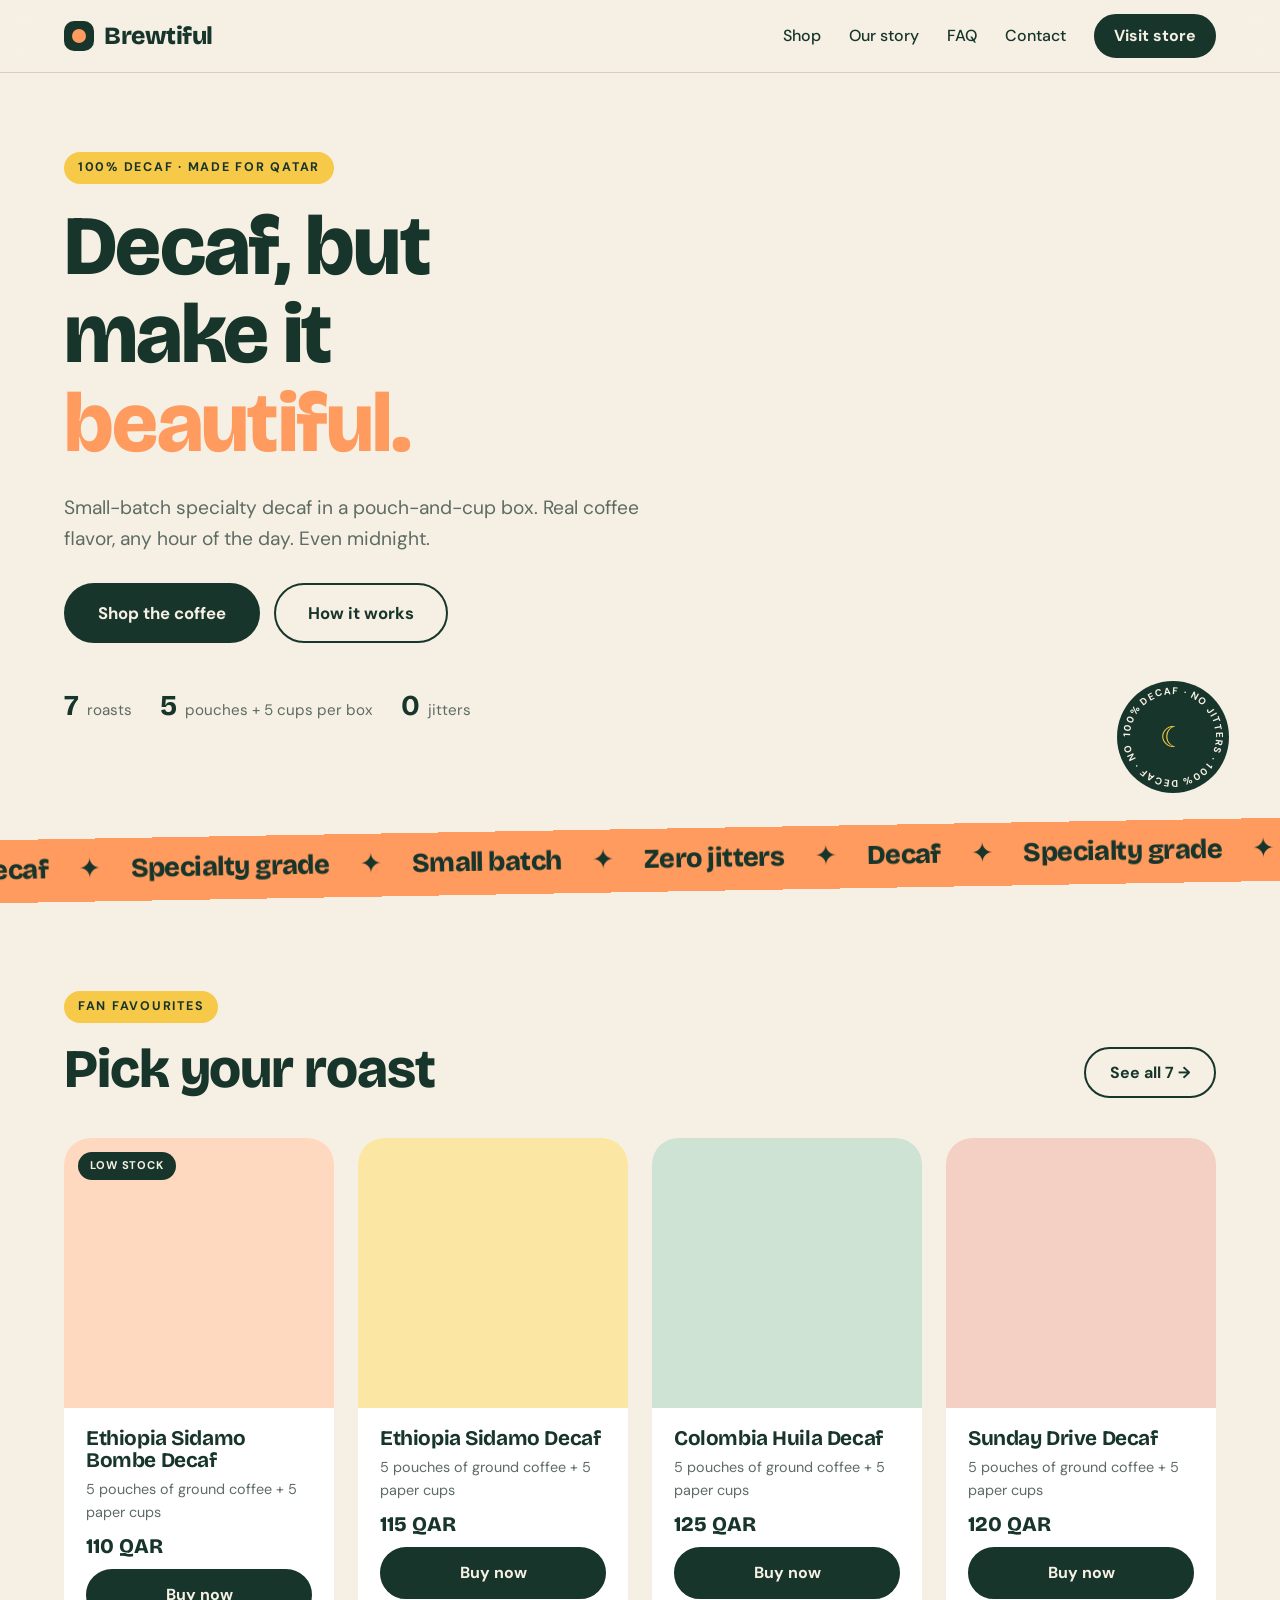
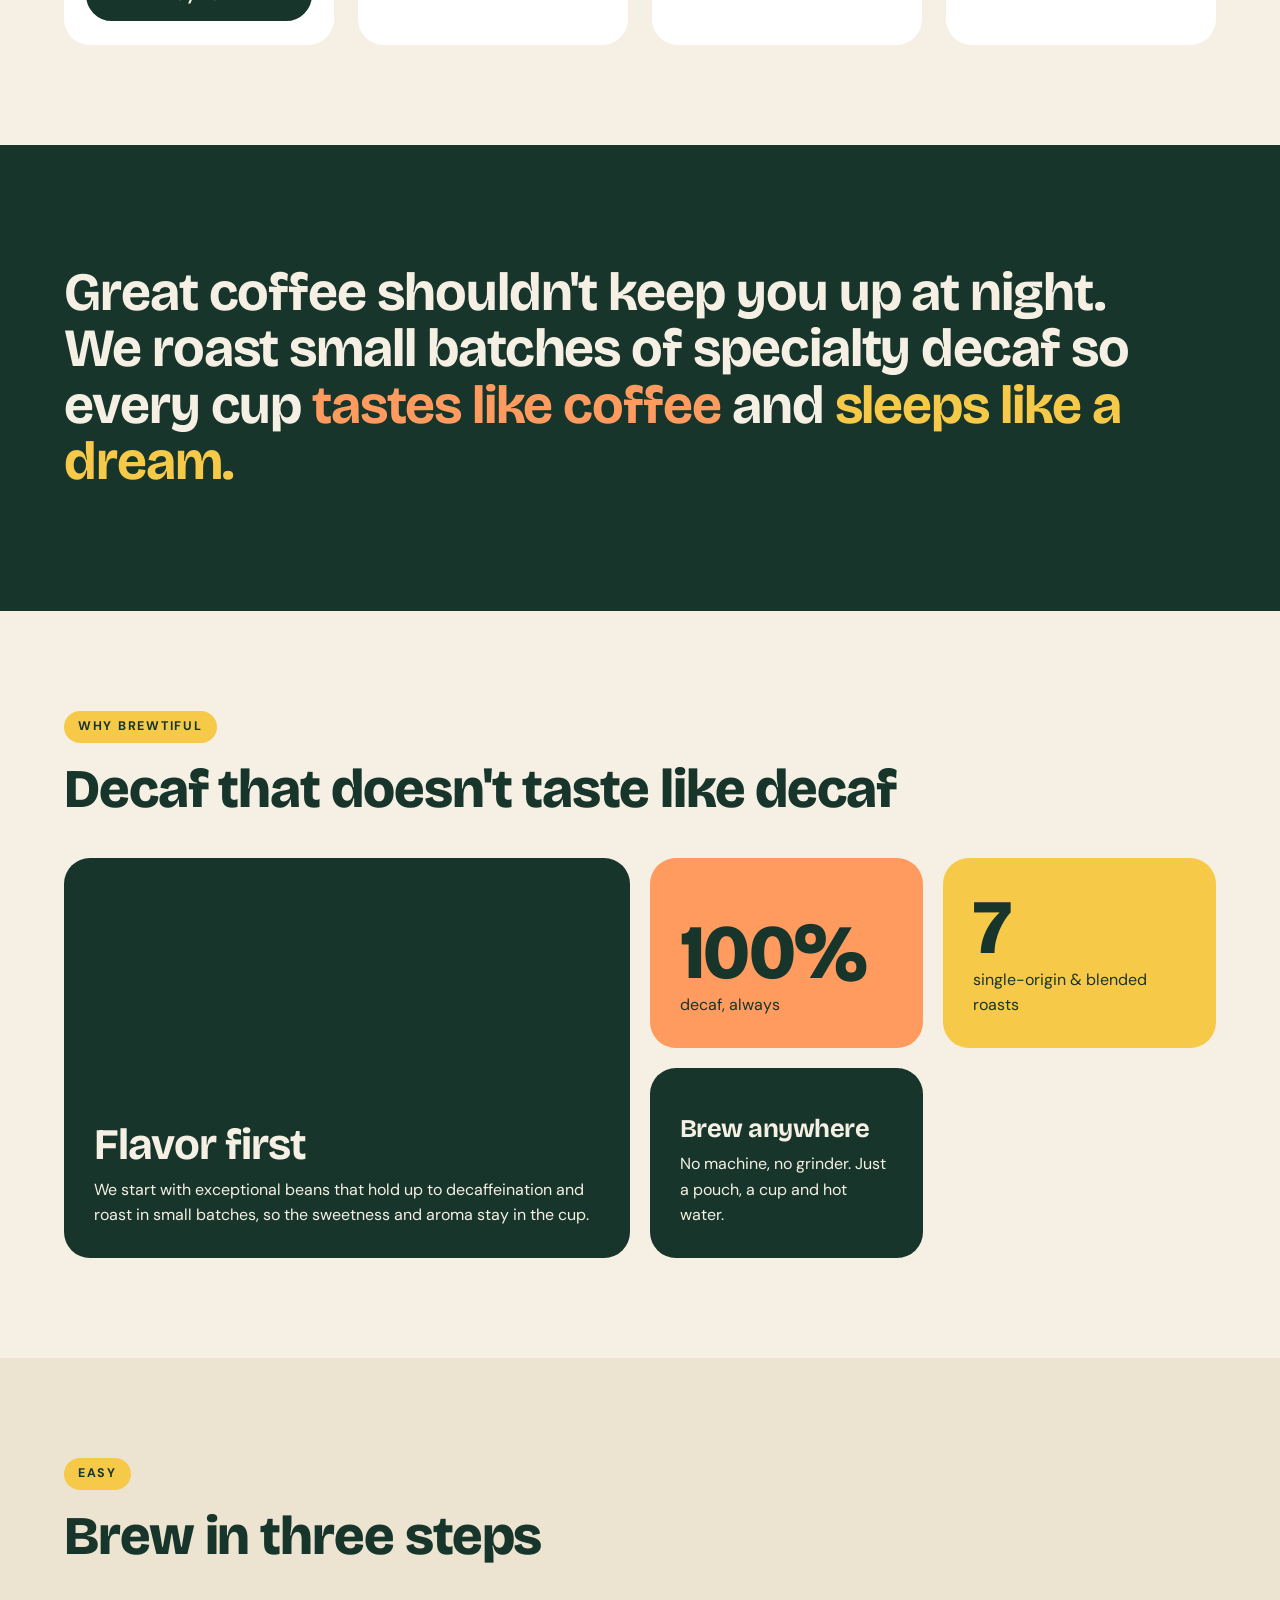
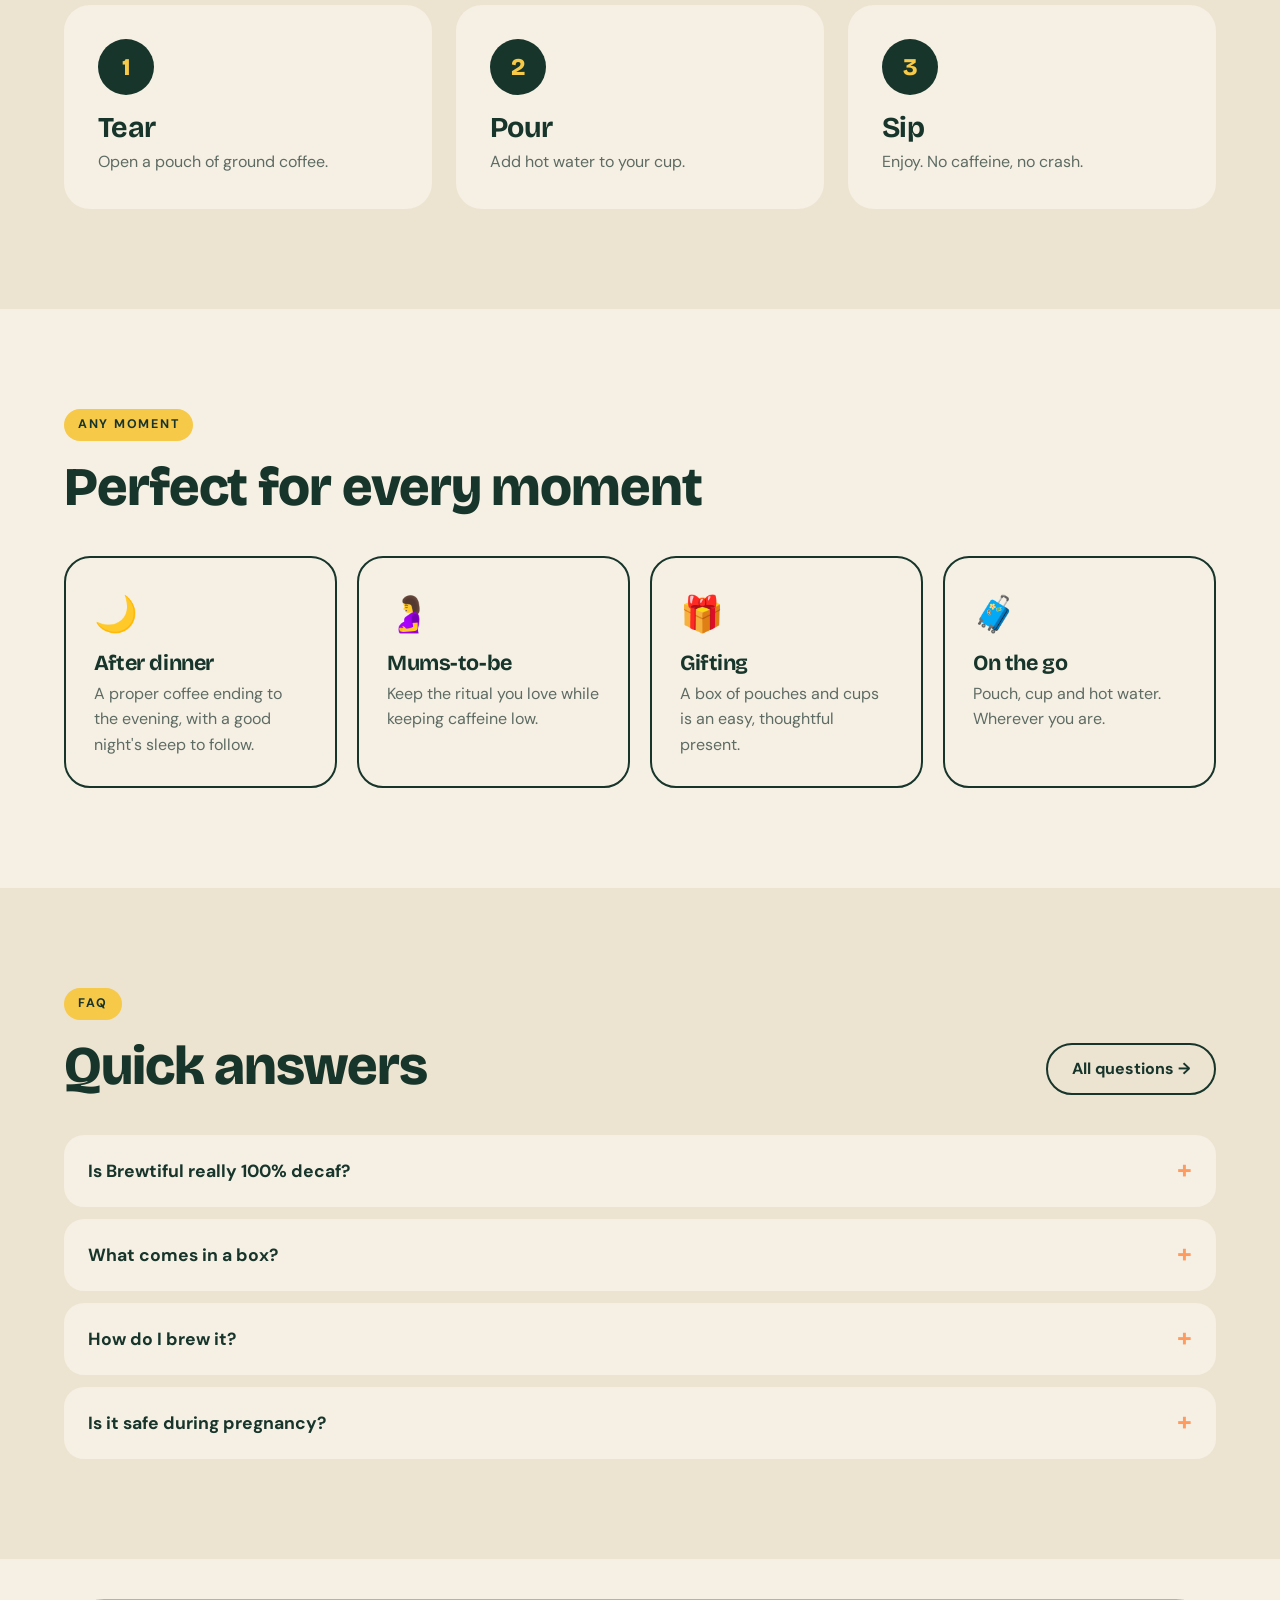
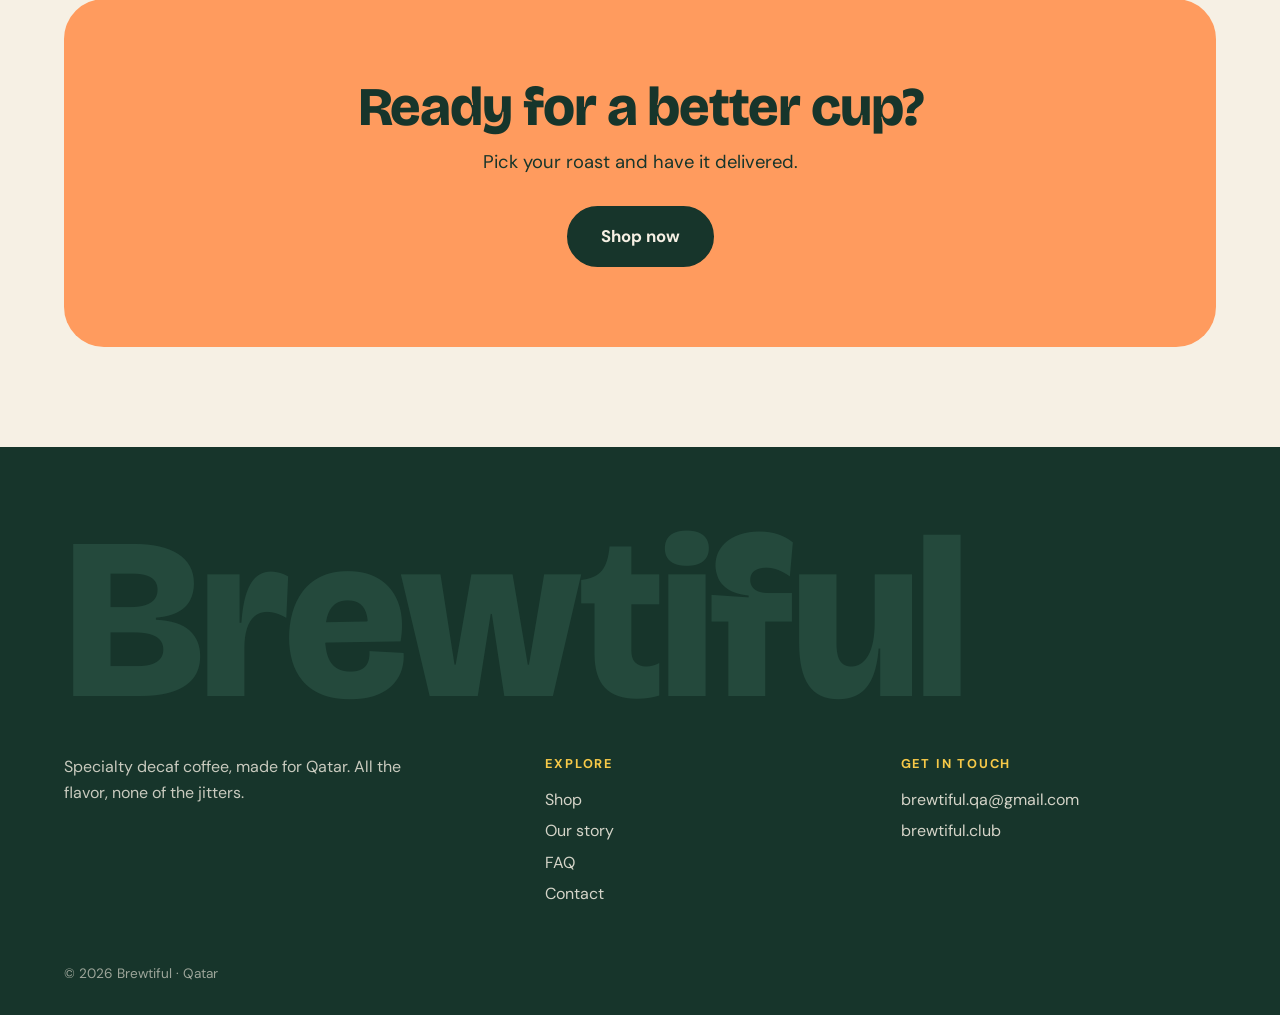
<file: index.html>
<!doctype html>
<html lang="en">
<head>
<meta charset="utf-8">
<meta name="viewport" content="width=device-width, initial-scale=1">
<title>Brewtiful — Decaf coffee, beautifully brewed</title>
<meta name="description" content="Brewtiful: specialty decaf coffee in Qatar. All the flavor, none of the jitters.">
<meta property="og:title" content="Brewtiful — Decaf coffee, beautifully brewed">
<meta property="og:description" content="Brewtiful: specialty decaf coffee in Qatar. All the flavor, none of the jitters.">
<meta property="og:type" content="website">
<meta name="theme-color" content="#17352b">
<link rel="icon" href="data:image/svg+xml,%3Csvg xmlns='http://www.w3.org/2000/svg' viewBox='0 0 100 100'%3E%3Crect width='100' height='100' rx='28' fill='%2317352b'/%3E%3Ctext x='50' y='70' font-size='64' text-anchor='middle' fill='%23ff9b5e' font-family='Georgia' font-weight='700'%3EB%3C/text%3E%3C/svg%3E">
<link rel="preconnect" href="https://fonts.googleapis.com">
<link rel="preconnect" href="https://fonts.gstatic.com" crossorigin>
<link href="https://fonts.googleapis.com/css2?family=Bricolage+Grotesque:opsz,wght@12..96,500;12..96,700;12..96,800&family=DM+Sans:wght@400;500;700&display=swap" rel="stylesheet">
<link rel="stylesheet" href="styles.css">
</head>
<body class="">
<a class="skip" href="#main">Skip to content</a>
<header class="nav">
  <a class="logo" href="index.html"><i aria-hidden="true"></i>Brewtiful</a>
  <button class="menu-btn" aria-label="Toggle menu" aria-expanded="false" aria-controls="menu"><i></i><i></i></button>
  <nav id="menu"><a href="shop.html">Shop</a><a href="about.html">Our story</a><a href="faq.html">FAQ</a><a href="contact.html">Contact</a><a class="btn small" href="https://brewtiful.club" target="_blank" rel="noopener">Visit store</a></nav>
</header>
<main id="main">

<section class="hero">
  <div class="hero-text">
    <p class="eyebrow">100% decaf · made for Qatar</p>
    <h1>Decaf, but make it <em>beautiful.</em></h1>
    <p class="lead">Small-batch specialty decaf in a pouch-and-cup box. Real coffee flavor, any hour of the day. Even midnight.</p>
    <div class="cta"><a class="btn big" href="shop.html">Shop the coffee</a><a class="btn ghost big" href="#how">How it works</a></div>
    <ul class="proof"><li><b>7</b> roasts</li><li><b>5</b> pouches + 5 cups per box</li><li><b>0</b> jitters</li></ul>
  </div>
  <div class="hero-art" id="hero-art" aria-hidden="true"></div>
  <div class="seal" aria-hidden="true"><svg viewBox="0 0 120 120"><defs><path id="c" d="M60 60m-46 0a46 46 0 1 1 92 0a46 46 0 1 1-92 0"/></defs><text><textPath href="#c">100% DECAF · NO JITTERS · 100% DECAF · NO JITTERS ·</textPath></text></svg><span>☾</span></div>
</section>
<div class="marquee" aria-hidden="true"><div class="track">
  <span>Decaf</span><i>✦</i><span>Specialty grade</span><i>✦</i><span>Small batch</span><i>✦</i><span>Zero jitters</span><i>✦</i>
  <span>Decaf</span><i>✦</i><span>Specialty grade</span><i>✦</i><span>Small batch</span><i>✦</i><span>Zero jitters</span><i>✦</i>
</div></div>

<section class="section" id="shop">
  <div class="sec-head reveal"><div><p class="eyebrow">Fan favourites</p><h2>Pick your roast</h2></div><a class="btn ghost" href="shop.html">See all 7 →</a></div>
  <div class="cards" id="products" data-limit="4"></div>
</section>

<section class="section dark">
  <p class="statement reveal">Great coffee shouldn't keep you up at night. We roast small batches of specialty decaf so every cup <em>tastes like coffee</em> and <em>sleeps like a dream.</em></p>
</section>

<section class="section">
  <div class="sec-head reveal"><div><p class="eyebrow">Why Brewtiful</p><h2>Decaf that doesn't taste like decaf</h2></div></div>
  <div class="bento">
    <div class="tile t-big reveal"><h3>Flavor first</h3><p>We start with exceptional beans that hold up to decaffeination and roast in small batches, so the sweetness and aroma stay in the cup.</p></div>
    <div class="tile t-apricot reveal"><strong data-count="100" data-suffix="%">100%</strong><p>decaf, always</p></div>
    <div class="tile t-sun reveal"><strong data-count="7">7</strong><p>single-origin &amp; blended roasts</p></div>
    <div class="tile t-green reveal"><h3>Brew anywhere</h3><p>No machine, no grinder. Just a pouch, a cup and hot water.</p></div>
  </div>
</section>

<section class="section tint" id="how">
  <div class="sec-head reveal"><div><p class="eyebrow">Easy</p><h2>Brew in three steps</h2></div></div>
  <ol class="steps">
    <li class="reveal"><span>1</span><h3>Tear</h3><p>Open a pouch of ground coffee.</p></li>
    <li class="reveal" style="--d:.1s"><span>2</span><h3>Pour</h3><p>Add hot water to your cup.</p></li>
    <li class="reveal" style="--d:.2s"><span>3</span><h3>Sip</h3><p>Enjoy. No caffeine, no crash.</p></li>
  </ol>
</section>

<section class="section">
  <div class="sec-head reveal"><div><p class="eyebrow">Any moment</p><h2>Perfect for every moment</h2></div></div>
  <div class="moments">
    <div class="reveal"><span>🌙</span><h3>After dinner</h3><p>A proper coffee ending to the evening, with a good night's sleep to follow.</p></div>
    <div class="reveal" style="--d:.08s"><span>🤰</span><h3>Mums-to-be</h3><p>Keep the ritual you love while keeping caffeine low.</p></div>
    <div class="reveal" style="--d:.16s"><span>🎁</span><h3>Gifting</h3><p>A box of pouches and cups is an easy, thoughtful present.</p></div>
    <div class="reveal" style="--d:.24s"><span>🧳</span><h3>On the go</h3><p>Pouch, cup and hot water. Wherever you are.</p></div>
  </div>
</section>

<section class="section tint">
  <div class="sec-head reveal"><div><p class="eyebrow">FAQ</p><h2>Quick answers</h2></div><a class="btn ghost" href="faq.html">All questions →</a></div>
  <div class="faq reveal" id="faq-home"></div>
</section>
<section class="cta-band reveal"><h2>Ready for a better cup?</h2><p>Pick your roast and have it delivered.</p><a class="btn big" href="shop.html">Shop now</a></section>
</main>
<footer class="site-foot">
  <p class="big-word" aria-hidden="true">Brewtiful</p>
  <div class="foot-grid">
    <div><p>Specialty decaf coffee, made for Qatar. All the flavor, none of the jitters.</p></div>
    <div><h4>Explore</h4><a href="shop.html">Shop</a><a href="about.html">Our story</a><a href="faq.html">FAQ</a><a href="contact.html">Contact</a></div>
    <div><h4>Get in touch</h4><a href="mailto:brewtiful.qa@gmail.com">brewtiful.qa@gmail.com</a><a href="https://brewtiful.club" target="_blank" rel="noopener">brewtiful.club</a></div>
  </div>
  <p class="copy">© <span id="year">2026</span> Brewtiful · Qatar</p>
</footer>
<script src="script.js"></script>
</body>
</html>
</file>
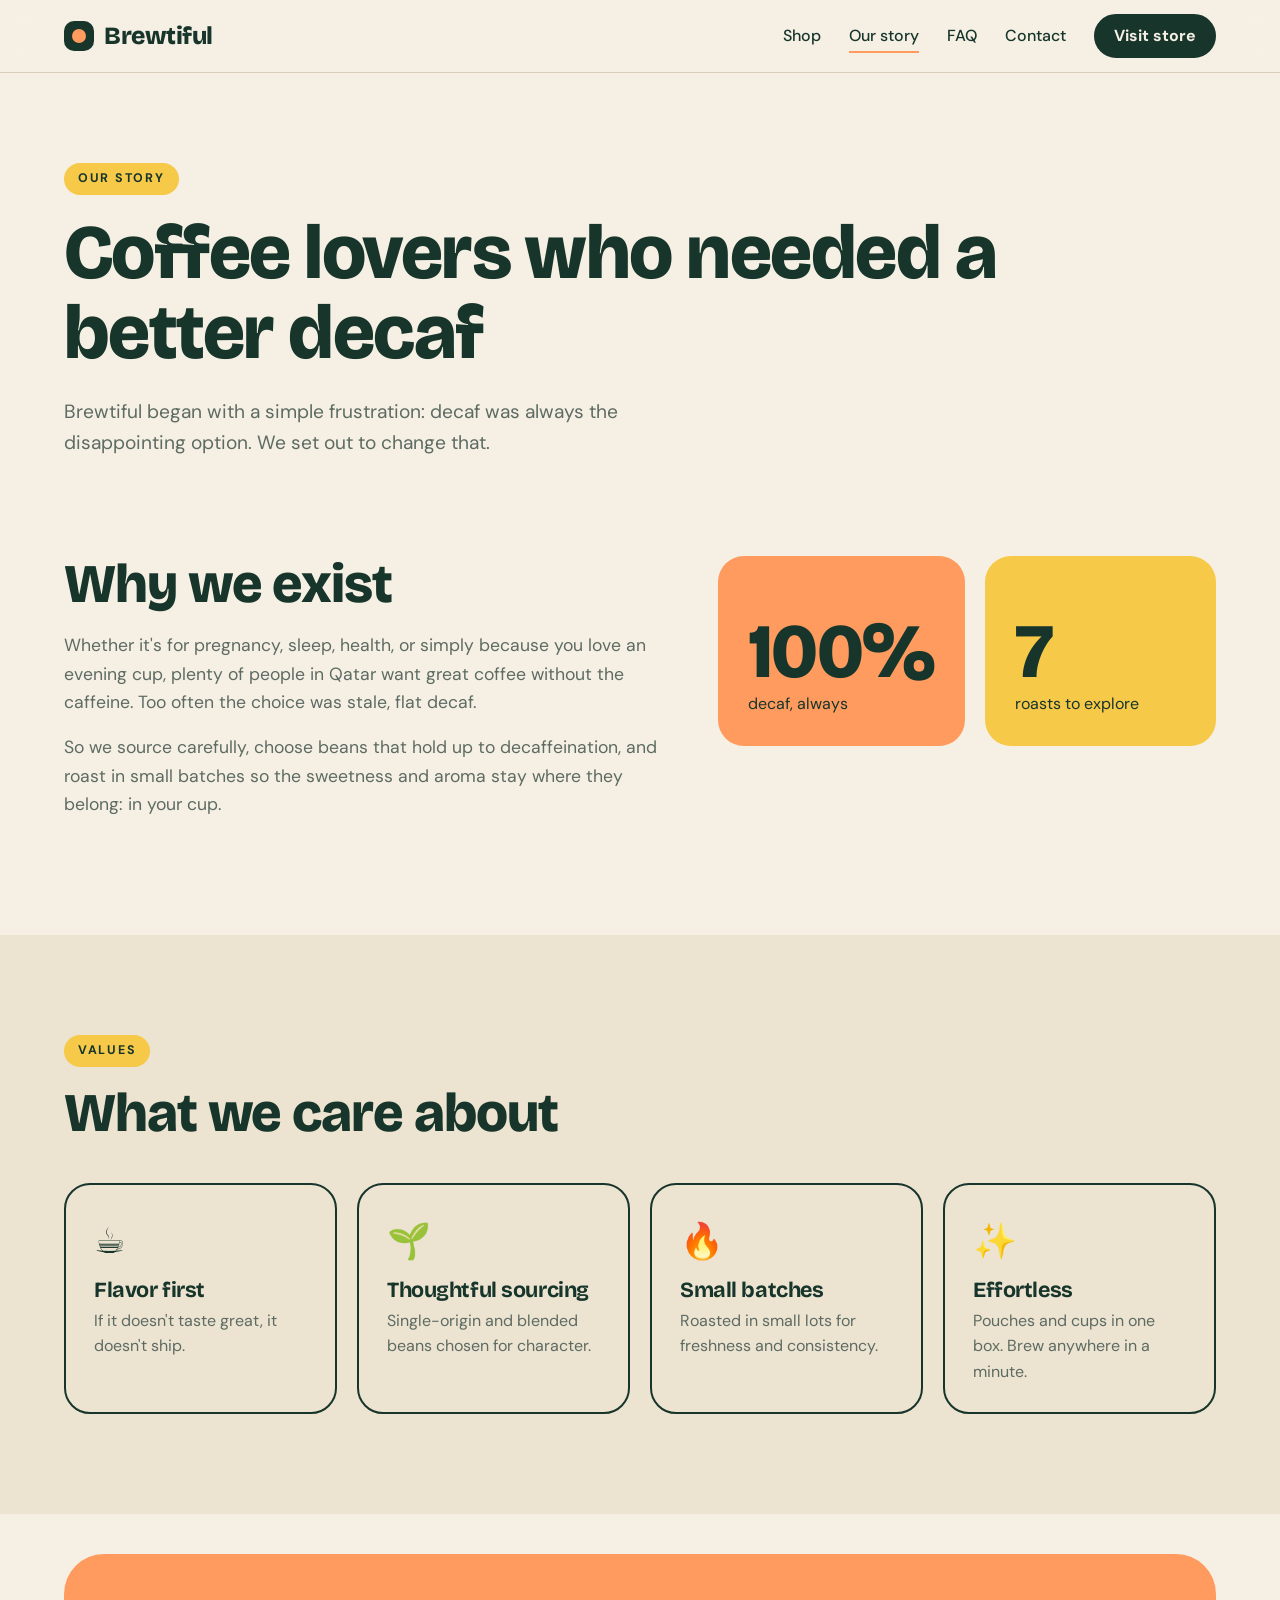
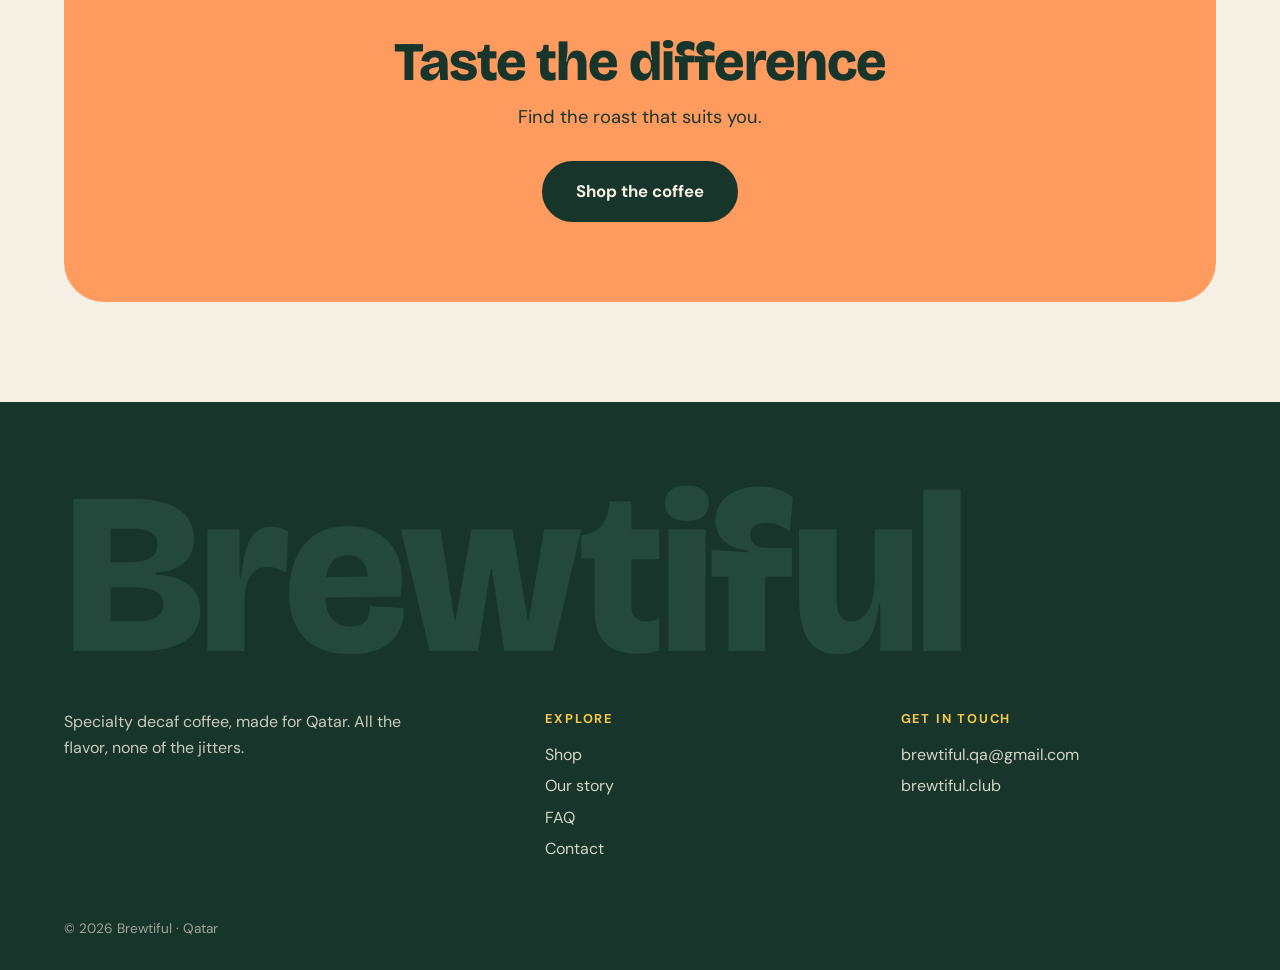
<file: about.html>
<!doctype html>
<html lang="en">
<head>
<meta charset="utf-8">
<meta name="viewport" content="width=device-width, initial-scale=1">
<title>Our story — Brewtiful</title>
<meta name="description" content="Brewtiful began with a simple frustration: decaf was always the disappointing option.">
<meta property="og:title" content="Our story — Brewtiful">
<meta property="og:description" content="Brewtiful began with a simple frustration: decaf was always the disappointing option.">
<meta property="og:type" content="website">
<meta name="theme-color" content="#17352b">
<link rel="icon" href="data:image/svg+xml,%3Csvg xmlns='http://www.w3.org/2000/svg' viewBox='0 0 100 100'%3E%3Crect width='100' height='100' rx='28' fill='%2317352b'/%3E%3Ctext x='50' y='70' font-size='64' text-anchor='middle' fill='%23ff9b5e' font-family='Georgia' font-weight='700'%3EB%3C/text%3E%3C/svg%3E">
<link rel="preconnect" href="https://fonts.googleapis.com">
<link rel="preconnect" href="https://fonts.gstatic.com" crossorigin>
<link href="https://fonts.googleapis.com/css2?family=Bricolage+Grotesque:opsz,wght@12..96,500;12..96,700;12..96,800&family=DM+Sans:wght@400;500;700&display=swap" rel="stylesheet">
<link rel="stylesheet" href="styles.css">
</head>
<body class="">
<a class="skip" href="#main">Skip to content</a>
<header class="nav">
  <a class="logo" href="index.html"><i aria-hidden="true"></i>Brewtiful</a>
  <button class="menu-btn" aria-label="Toggle menu" aria-expanded="false" aria-controls="menu"><i></i><i></i></button>
  <nav id="menu"><a href="shop.html">Shop</a><a href="about.html" aria-current="page">Our story</a><a href="faq.html">FAQ</a><a href="contact.html">Contact</a><a class="btn small" href="https://brewtiful.club" target="_blank" rel="noopener">Visit store</a></nav>
</header>
<main id="main">

<section class="page-hero"><p class="eyebrow">Our story</p><h1>Coffee lovers who needed a better decaf</h1><p class="lead">Brewtiful began with a simple frustration: decaf was always the disappointing option. We set out to change that.</p></section>
<section class="section tight">
  <div class="split">
    <div class="prose">
      <h2 class="reveal">Why we exist</h2>
      <p class="reveal">Whether it's for pregnancy, sleep, health, or simply because you love an evening cup, plenty of people in Qatar want great coffee without the caffeine. Too often the choice was stale, flat decaf.</p>
      <p class="reveal">So we source carefully, choose beans that hold up to decaffeination, and roast in small batches so the sweetness and aroma stay where they belong: in your cup.</p>
    </div>
    <div class="bento one">
      <div class="tile t-apricot reveal"><strong data-count="100" data-suffix="%">100%</strong><p>decaf, always</p></div>
      <div class="tile t-sun reveal"><strong data-count="7">7</strong><p>roasts to explore</p></div>
    </div>
  </div>
</section>
<section class="section tint">
  <div class="sec-head reveal"><div><p class="eyebrow">Values</p><h2>What we care about</h2></div></div>
  <div class="moments">
    <div class="reveal"><span>☕</span><h3>Flavor first</h3><p>If it doesn't taste great, it doesn't ship.</p></div>
    <div class="reveal" style="--d:.08s"><span>🌱</span><h3>Thoughtful sourcing</h3><p>Single-origin and blended beans chosen for character.</p></div>
    <div class="reveal" style="--d:.16s"><span>🔥</span><h3>Small batches</h3><p>Roasted in small lots for freshness and consistency.</p></div>
    <div class="reveal" style="--d:.24s"><span>✨</span><h3>Effortless</h3><p>Pouches and cups in one box. Brew anywhere in a minute.</p></div>
  </div>
</section>
<section class="cta-band reveal"><h2>Taste the difference</h2><p>Find the roast that suits you.</p><a class="btn big" href="shop.html">Shop the coffee</a></section>
</main>
<footer class="site-foot">
  <p class="big-word" aria-hidden="true">Brewtiful</p>
  <div class="foot-grid">
    <div><p>Specialty decaf coffee, made for Qatar. All the flavor, none of the jitters.</p></div>
    <div><h4>Explore</h4><a href="shop.html">Shop</a><a href="about.html">Our story</a><a href="faq.html">FAQ</a><a href="contact.html">Contact</a></div>
    <div><h4>Get in touch</h4><a href="mailto:brewtiful.qa@gmail.com">brewtiful.qa@gmail.com</a><a href="https://brewtiful.club" target="_blank" rel="noopener">brewtiful.club</a></div>
  </div>
  <p class="copy">© <span id="year">2026</span> Brewtiful · Qatar</p>
</footer>
<script src="script.js"></script>
</body>
</html>
</file>
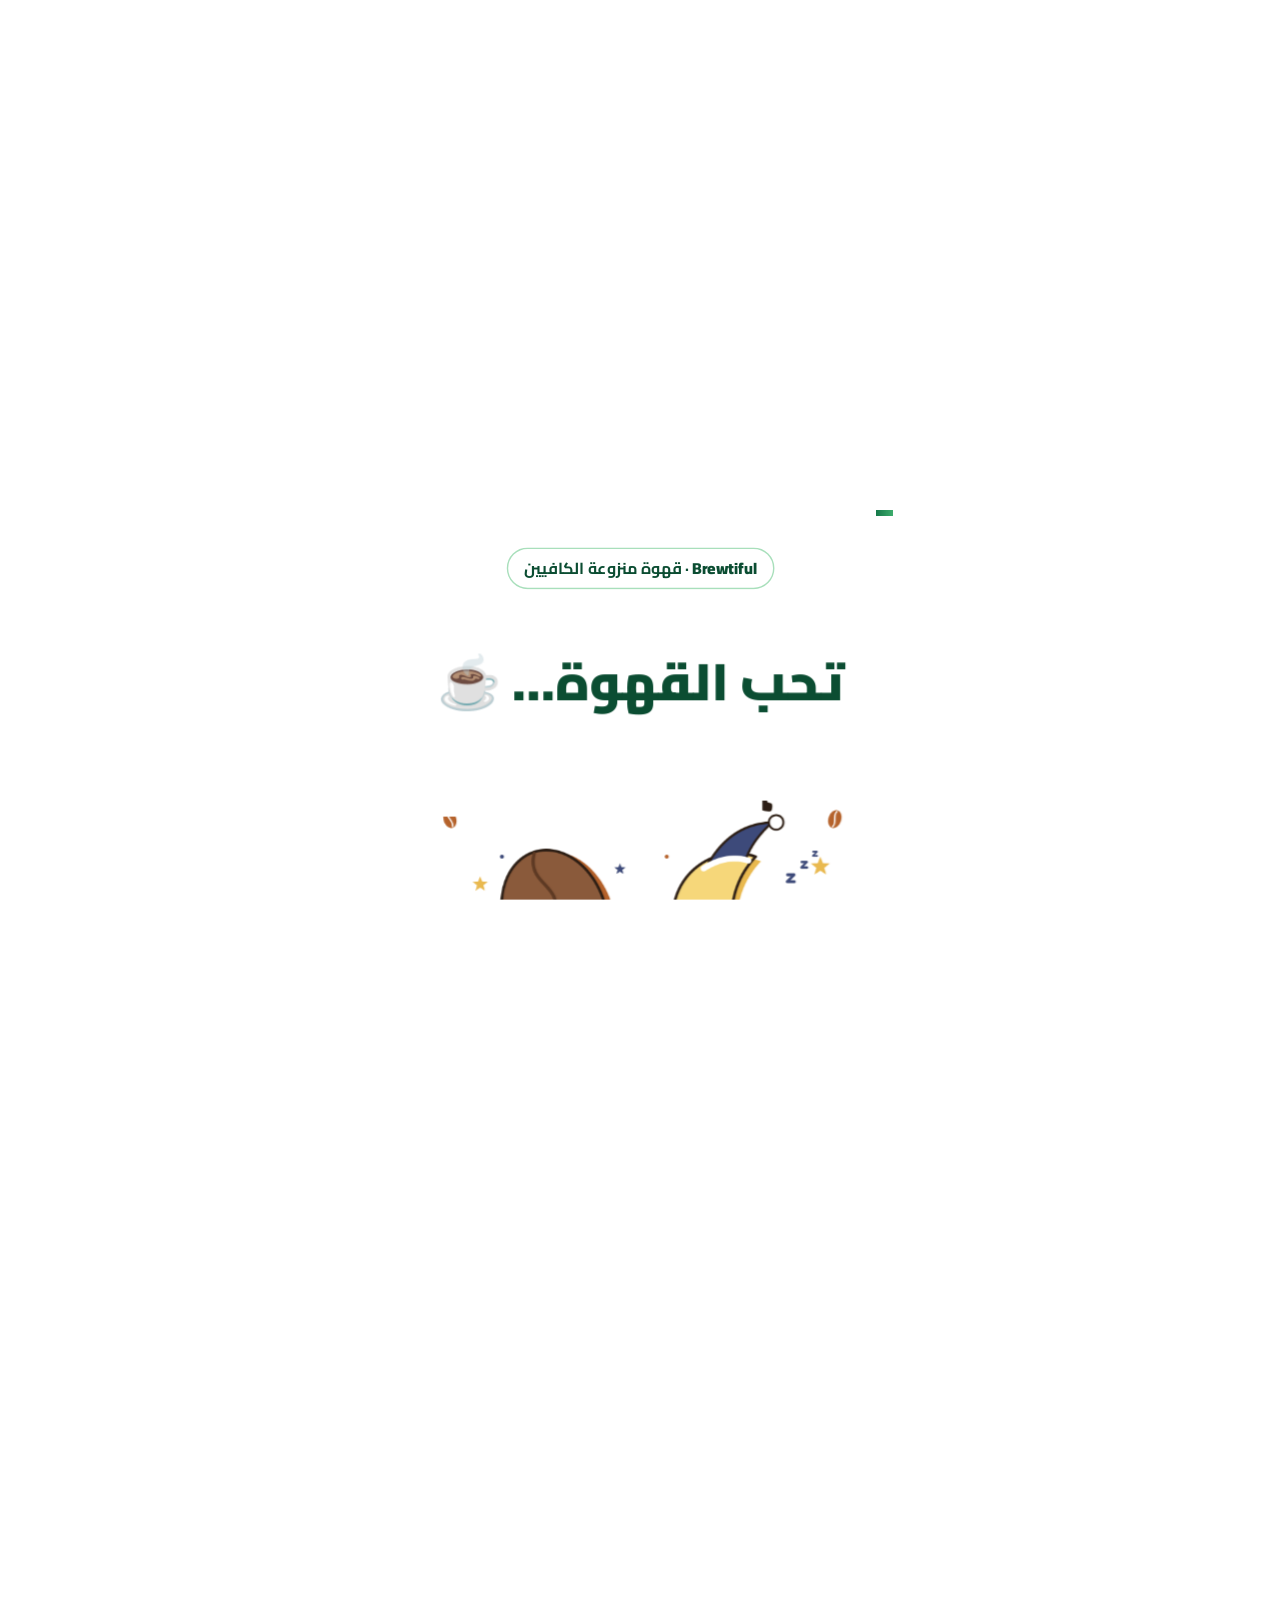
<file: brewtiful-infographic.html>
<!DOCTYPE html>
<html lang="ar" dir="rtl">
<head>
<meta charset="UTF-8">
<meta name="viewport" content="width=device-width, initial-scale=1">
<title>Brewtiful | إنفوقرافيك</title>
<style>
@font-face{font-family:Cairo;font-weight:500;src:url(fonts/Cairo-500.ttf) format('truetype')}
@font-face{font-family:Cairo;font-weight:700;src:url(fonts/Cairo-700.ttf) format('truetype')}
@font-face{font-family:Cairo;font-weight:900;src:url(fonts/Cairo-900.ttf) format('truetype')}
:root{--g800:#0b4d32;--g600:#16794a;--g400:#3fae6e;--g200:#a8dfbb;--g100:#e3f5e9}
*{box-sizing:border-box;margin:0}
html,body{height:100%;background:#fff;overflow:hidden}
body{display:grid;place-items:center;font-family:Cairo,sans-serif;color:var(--g800)}
#frame{position:relative;width:1080px;height:1920px;flex:none;overflow:hidden;transform-origin:center;
  background:#fff}
.progress{position:absolute;top:0;inset-inline:0;height:12px;background:linear-gradient(270deg,var(--g400),var(--g600));transform-origin:right;transform:scaleX(0);z-index:9}
.brand{position:absolute;top:80px;inset-inline:0;text-align:center;z-index:9}
.brand span{display:inline-block;padding:10px 34px;border:3px solid var(--g200);background:#fff;border-radius:999px;font-weight:700;font-size:34px}
.brand b{font-weight:900;color:var(--g800)}
.sc{position:absolute;inset:0;opacity:0}
.c{position:absolute;inset-inline:0;text-align:center}
.t1{font-size:110px;font-weight:900;line-height:1.2}
.t2{font-size:72px;font-weight:900;line-height:1.25}
.t3{font-size:50px;font-weight:700;color:var(--g400)}
.pill{display:inline-block;background:var(--g600);color:#fff;font-weight:900;font-size:46px;padding:10px 40px;border-radius:999px;box-shadow:0 12px 26px rgba(22,121,74,.25)}
.art{position:absolute;left:50%;mix-blend-mode:multiply}
.word{font-size:200px;font-weight:900;direction:ltr;line-height:1}.word em{font-style:normal;color:var(--g800)}
.vs{position:absolute;top:760px;inset-inline:90px;display:grid;grid-template-columns:1fr 1fr;gap:40px}
.vs div{border-radius:44px;padding:60px 20px;text-align:center;font-weight:900;font-size:56px}
.vs .ok{background:var(--g100);border:5px solid var(--g400)}
.vs .no{background:#fff;border:5px dashed #d9d9d9;color:#a9a9a9}
.vs i{display:block;font-style:normal;font-size:150px;line-height:1.2}
.vs s{display:block;text-decoration:none;font-size:90px;margin-top:10px}
.ring{position:absolute;left:50%;top:560px;width:720px;height:720px;margin-left:-360px}
.ring svg{width:100%;height:100%;transform:rotate(-90deg)}
.ring .num{position:absolute;inset:0;display:grid;place-content:center;text-align:center}
.ring strong{font-size:170px;font-weight:900;line-height:1}
.ring span{font-size:50px;font-weight:700;color:var(--g400)}
.grid{position:absolute;top:560px;inset-inline:60px;display:grid;grid-template-columns:1fr 1fr;gap:26px}
.card{background:#fff;border:4px solid var(--g200);border-radius:34px;padding:22px 28px;box-shadow:0 14px 30px rgba(11,77,50,.07)}
.card b{display:block;font-size:46px;font-weight:900;line-height:1.25}
.card small{display:block;font-size:32px;font-weight:700;color:var(--g400)}
.card.wide{grid-column:1/-1;text-align:center}
.flow{position:absolute;top:900px;inset-inline:50px;display:flex;align-items:center;justify-content:center;gap:14px}
.flow div{width:205px;background:#fff;border:4px solid var(--g200);border-radius:34px;padding:26px 6px;text-align:center;font-weight:900;font-size:34px;line-height:1.3;box-shadow:0 14px 30px rgba(11,77,50,.07)}
.flow i{display:block;font-style:normal;font-size:90px;line-height:1.3}
.flow b{font-size:50px;color:var(--g400);font-weight:900}
.deck{position:absolute;top:620px;left:60px;width:960px;height:734px}
.deck img{position:absolute;inset:0;width:100%;height:100%;border-radius:40px;box-shadow:0 30px 60px rgba(11,77,50,.25);opacity:0}
.dots{position:absolute;top:1400px;inset-inline:0;display:flex;justify-content:center;gap:16px}
.dots i{width:22px;height:22px;border-radius:50%;background:var(--g200)}
.url{display:inline-block;direction:ltr;font-size:80px;font-weight:900;color:#fff;background:var(--g600);padding:16px 56px;border-radius:999px;box-shadow:0 16px 34px rgba(22,121,74,.3)}
</style>
</head>
<body>
<div id="frame">
  <div class="progress"></div>
  <div class="brand"><span><b dir="ltr">Brewtiful</b> · قهوة منزوعة الكافيين</span></div>

  <!-- 1 السؤال -->
  <section class="sc" data-s="0" data-e="3.5">
    <img class="art" src="media/infographic/characters.png" style="top:620px;width:900px;margin-left:-450px" data-in="pop" data-t=".1">
    <div class="c t1" style="top:300px" data-in="up" data-t=".2">تحب القهوة… ☕</div>
    <div class="c t2" style="top:1600px" data-in="up" data-t="1.6">بس ما تبي <span style="color:var(--g400)">الكافيين</span>؟</div>
  </section>

  <!-- 2 البراند -->
  <section class="sc" data-s="3.4" data-e="9.3">
    <div class="c word" style="top:330px" data-in="pop" data-t=".2">Brew<em>tiful</em></div>
    <div class="c t2" style="top:590px" data-in="up" data-t="1.2">قهوة مختصة</div>
    <div class="flow">
      <div data-in="pop" data-t="2.2"><i><svg viewBox="-30 -40 60 80" width="70" height="90"><ellipse rx="26" ry="36" fill="#3fae6e"/><path d="M3,-31 C-13,-12 14,10 -3,31" fill="none" stroke="#fff" stroke-width="5" stroke-linecap="round"/></svg></i>حبوب خضراء</div><b data-in="pop" data-t="2.5">←</b>
      <div data-in="pop" data-t="2.8"><i>💧</i>ماء</div><b data-in="pop" data-t="3.1">←</b>
      <div data-in="pop" data-t="3.4"><i>⚫</i>فلتر كربون</div><b data-in="pop" data-t="3.7">←</b>
      <div data-in="pop" data-t="4"><i>☕</i>ديكاف</div>
    </div>
    <div class="c" style="top:1560px" data-in="up" data-t="3.2"><span class="pill">منزوعة الكافيين · طريقة سويس ووتر</span></div>
  </section>

  <!-- 3 ماء بس -->
  <section class="sc" data-s="9.2" data-e="11.8">
    <div class="c t1" style="top:330px" data-in="up" data-t=".1">بالماء بس 💧</div>
    <div class="vs">
      <div class="ok" data-in="pop" data-t=".4"><i>💧</i>ماء نقي<s>✓</s></div>
      <div class="no" data-in="pop" data-t=".9"><i>🧪</i>كيميائيات<s>✗</s></div>
    </div>
    <div class="c t3" style="top:1420px" data-in="up" data-t="1.2">بدون أي مواد كيميائية</div>
  </section>

  <!-- 4 ٩٩٫٩٪ -->
  <section class="sc" data-s="11.7" data-e="17">
    <div class="c t2" style="top:320px" data-in="up" data-t=".1">خالية من الكافيين</div>
    <div class="ring" data-in="pop" data-t=".2">
      <svg viewBox="0 0 200 200"><circle cx="100" cy="100" r="86" fill="none" stroke="#e3f5e9" stroke-width="20"/>
        <circle id="arc" cx="100" cy="100" r="86" fill="none" stroke="#16794a" stroke-width="20" stroke-linecap="round" pathLength="100" stroke-dasharray="100" stroke-dashoffset="100"/></svg>
      <div class="num"><strong id="num">٠٪</strong><span>انشال من الكافيين</span></div>
    </div>
    <div class="c" style="top:1420px" data-in="up" data-t="3.9"><span class="pill">…وبنفس الطعم 😋</span></div>
  </section>

  <!-- 5 النكهات -->
  <section class="sc" data-s="16.9" data-e="22">
    <div class="c t1" style="top:300px" data-in="up" data-t=".1"><span style="color:var(--g400)">٧</span> نكهات</div>
    <div class="deck" id="deck"></div>
    <div class="dots" id="dots"></div>
    <div class="c t3" style="top:1480px;font-size:42px" data-in="up" data-t=".6">من إثيوبيا وكولومبيا وهندوراس… لين القرفة والكراميل</div>
  </section>

  <!-- 6 الختام -->
  <section class="sc" data-s="21.9" data-e="28.5" data-last>
    <img class="art" src="media/infographic/characters.png" style="top:470px;width:760px;margin-left:-380px" data-in="pop" data-t=".1">
    <div class="c t2" style="top:300px" data-in="up" data-t=".1">اطلبها الحين</div>
    <div class="c" style="top:1210px" data-in="pop" data-t=".4"><span class="url">brewtiful.club</span></div>
    <div class="c t3" style="top:1395px" data-in="up" data-t=".9">تبدأ من ٩٠ ر.ق</div>
    <div class="c word" style="top:1480px;font-size:170px" data-in="up" data-t="2.3">Brew<em>tiful</em></div>
    <div class="c t3" style="top:1670px;direction:ltr" data-in="up" data-t="3.3">where flavor stays · good coffee, good nights</div>
  </section>
</div>

<script>
const D = 28.5, EASE = 'cubic-bezier(.2,.8,.2,1)';
const $ = s => document.querySelector(s), $$ = s => [...document.querySelectorAll(s)];
const ar = s => String(s).replace(/\d/g, d => '٠١٢٣٤٥٦٧٨٩'[d]).replace('.', '٫');
const anim = (e, kf, st, du, o = {}) => e.animate(kf, { delay: st * 1000, duration: du * 1000, fill: o.fill || 'both', easing: o.ease || EASE, iterations: o.iter || 1, direction: o.dir || 'normal' });
const k = t => Math.min(1, Math.max(0, t / D));
const IN = {
  up: [{ opacity: 0, transform: 'translateY(60px)' }, { opacity: 1, transform: 'none' }],
  pop: [{ opacity: 0, transform: 'scale(.5)' }, { opacity: 1, transform: 'scale(1)' }],
};
$$('.sc').forEach(sc => {
  const S = +sc.dataset.s, E = +sc.dataset.e, last = 'last' in sc.dataset;
  anim(sc, [{ opacity: 0, offset: 0 }, { opacity: 0, offset: k(S) }, { opacity: 1, offset: k(S + .3) },
    { opacity: 1, offset: k(last ? D : E - .3) }, { opacity: last ? 1 : 0, offset: k(E) }, { opacity: last ? 1 : 0, offset: 1 }], 0, D, { ease: 'linear' });
  sc.querySelectorAll('[data-in]').forEach(e => {
    const art = e.classList.contains('art');
    const kf = art ? [{ opacity: 0, transform: 'scale(.6) translateY(80px)' }, { opacity: 1, transform: 'none' }] : IN[e.dataset.in];
    anim(e, kf, S + (+e.dataset.t || 0), .8);
    if (art) anim(e, [{ translate: '0 -12px' }, { translate: '0 12px' }], S, 1.8, { iter: Infinity, dir: 'alternate', ease: 'ease-in-out' });
  });
});
const deck = $('#deck'), dots = $('#dots'), C0 = 17.3, STEP = .66;
for (let i = 1; i <= 7; i++) {
  const im = document.createElement('img'); im.src = `media/infographic/flavors/${i}.jpg`; deck.appendChild(im);
  const t = C0 + (i - 1) * STEP, last = i === 7;
  anim(im, [{ opacity: 0, transform: 'translateX(-260px) rotate(-6deg) scale(.9)' }, { opacity: 1, transform: 'none' }], t, .45);
  if (!last) anim(im, [{ opacity: 1, transform: 'none' }, { opacity: 0, transform: 'translateX(260px) rotate(6deg) scale(.9)' }], t + STEP, .4, { fill: 'forwards' });
  const d = document.createElement('i'); dots.appendChild(d);
  anim(d, [{ background: '#a8dfbb', transform: 'scale(1)' }, { background: '#16794a', transform: 'scale(1.4)' }], t, .3, { fill: 'forwards' });
}
anim($('#arc'), [{ strokeDashoffset: 100 }, { strokeDashoffset: .1 }], 12.2, 3, { ease: 'cubic-bezier(.3,0,.2,1)' });
anim($('.progress'), [{ transform: 'scaleX(0)' }, { transform: 'scaleX(1)' }], 0, D, { ease: 'linear' });

const num = $('#num');
function setTime(t) {
  document.getAnimations().forEach(a => { a.pause(); a.currentTime = t * 1000; });
  const p = Math.min(1, Math.max(0, (t - 12.2) / 3)), v = 99.9 * (1 - Math.pow(1 - p, 3));
  num.textContent = ar(p >= 1 ? '99.9' : v.toFixed(1)) + '٪';
}
window.setTime = setTime; window.DURATION = D;
window.ready = Promise.all([document.fonts.ready, ...$$('img').map(i => i.decode().catch(() => {}))]);
const frame = $('#frame');
function fit() { const s = Math.min(innerWidth / 1080, innerHeight / 1920); frame.style.transform = `scale(${s})`; }
if (!/render/.test(location.search)) {
  fit(); addEventListener('resize', fit);
  window.ready.then(() => { const t0 = performance.now(); (function loop() { setTime(((performance.now() - t0) / 1000) % D); requestAnimationFrame(loop); })(); });
} else setTime(0);
</script>
</body>
</html>
</file>
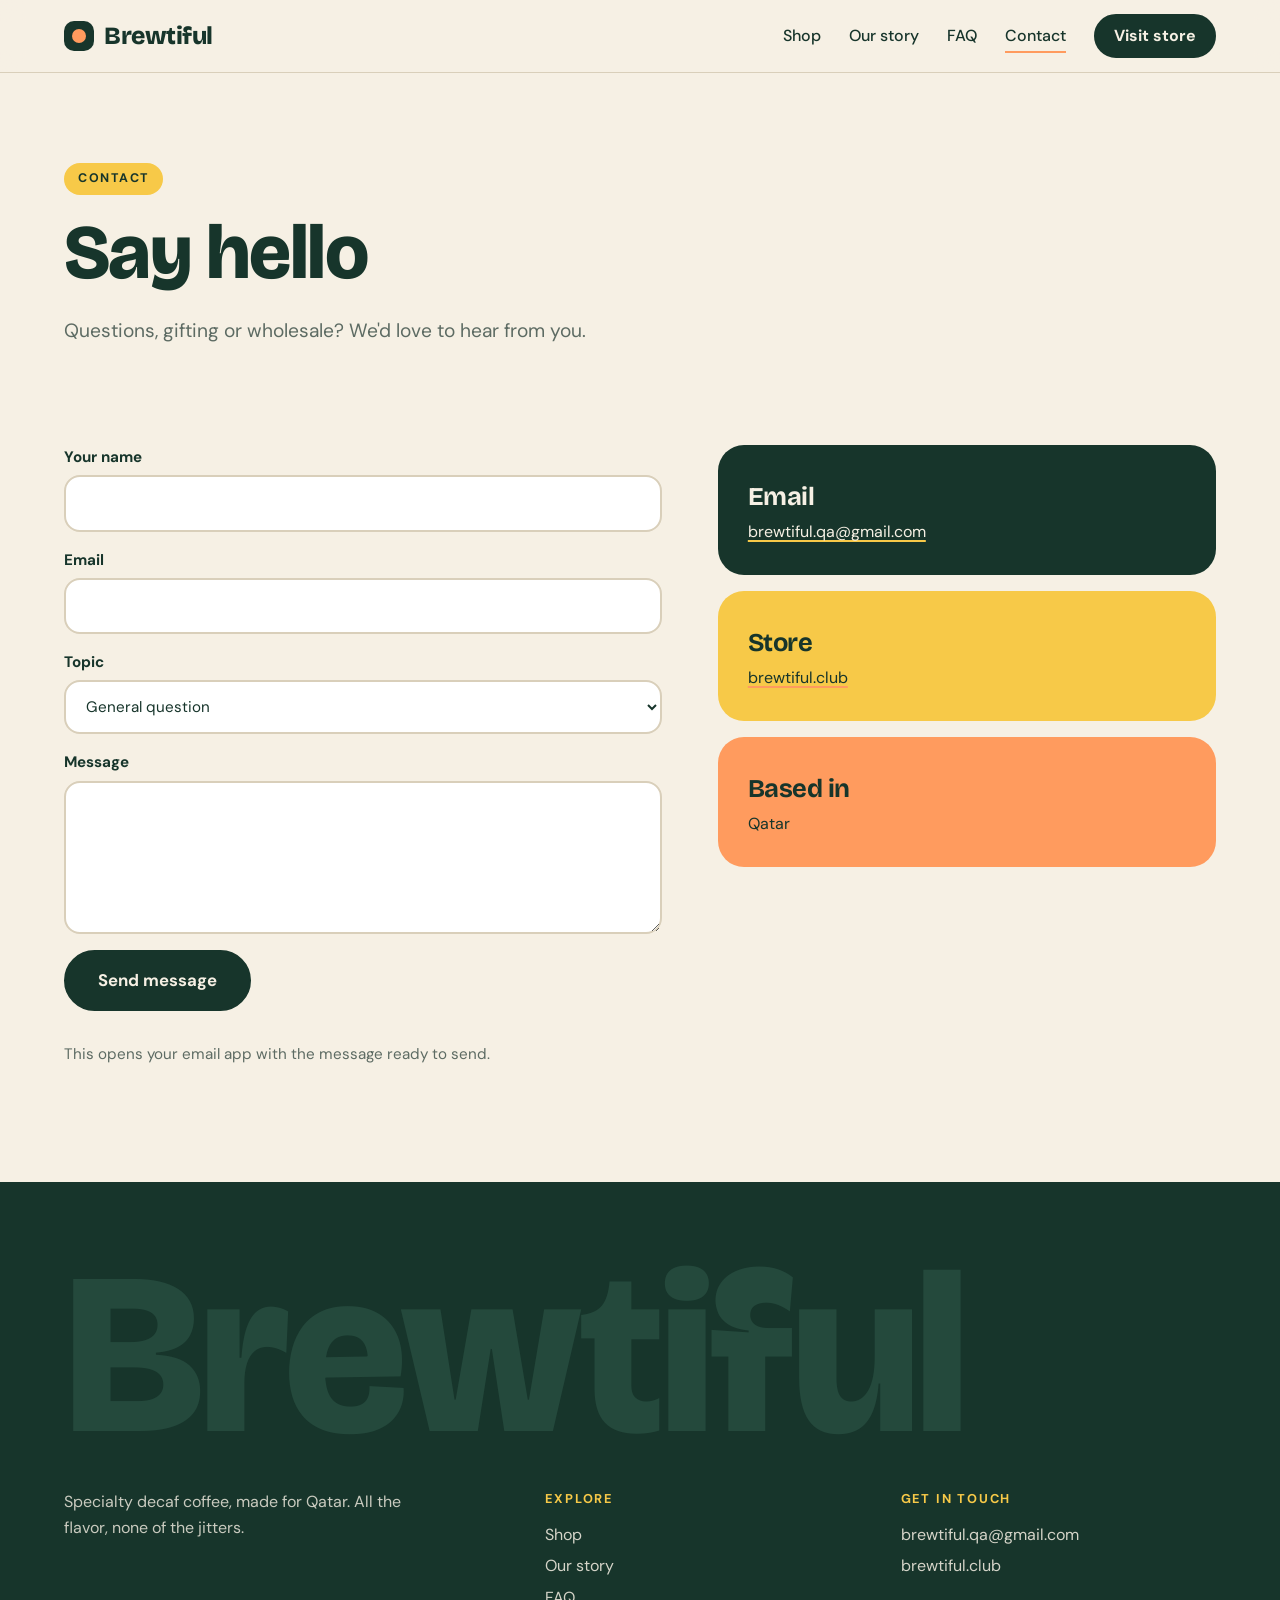
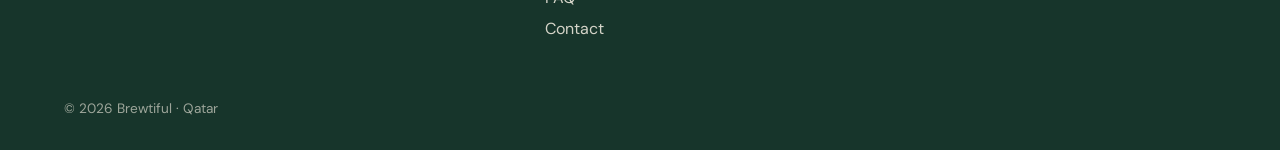
<file: contact.html>
<!doctype html>
<html lang="en">
<head>
<meta charset="utf-8">
<meta name="viewport" content="width=device-width, initial-scale=1">
<title>Contact — Brewtiful</title>
<meta name="description" content="Questions, gifting or wholesale? Get in touch with Brewtiful.">
<meta property="og:title" content="Contact — Brewtiful">
<meta property="og:description" content="Questions, gifting or wholesale? Get in touch with Brewtiful.">
<meta property="og:type" content="website">
<meta name="theme-color" content="#17352b">
<link rel="icon" href="data:image/svg+xml,%3Csvg xmlns='http://www.w3.org/2000/svg' viewBox='0 0 100 100'%3E%3Crect width='100' height='100' rx='28' fill='%2317352b'/%3E%3Ctext x='50' y='70' font-size='64' text-anchor='middle' fill='%23ff9b5e' font-family='Georgia' font-weight='700'%3EB%3C/text%3E%3C/svg%3E">
<link rel="preconnect" href="https://fonts.googleapis.com">
<link rel="preconnect" href="https://fonts.gstatic.com" crossorigin>
<link href="https://fonts.googleapis.com/css2?family=Bricolage+Grotesque:opsz,wght@12..96,500;12..96,700;12..96,800&family=DM+Sans:wght@400;500;700&display=swap" rel="stylesheet">
<link rel="stylesheet" href="styles.css">
</head>
<body class="">
<a class="skip" href="#main">Skip to content</a>
<header class="nav">
  <a class="logo" href="index.html"><i aria-hidden="true"></i>Brewtiful</a>
  <button class="menu-btn" aria-label="Toggle menu" aria-expanded="false" aria-controls="menu"><i></i><i></i></button>
  <nav id="menu"><a href="shop.html">Shop</a><a href="about.html">Our story</a><a href="faq.html">FAQ</a><a href="contact.html" aria-current="page">Contact</a><a class="btn small" href="https://brewtiful.club" target="_blank" rel="noopener">Visit store</a></nav>
</header>
<main id="main">

<section class="page-hero"><p class="eyebrow">Contact</p><h1>Say hello</h1><p class="lead">Questions, gifting or wholesale? We'd love to hear from you.</p></section>
<section class="section tight">
  <div class="split contact">
    <form id="contact-form" class="form" novalidate>
      <label>Your name<input name="name" required autocomplete="name"></label>
      <label>Email<input name="email" type="email" required autocomplete="email"></label>
      <label>Topic<select name="topic"><option>General question</option><option>Gifting</option><option>Wholesale</option><option>Order help</option></select></label>
      <label>Message<textarea name="msg" rows="5" required></textarea></label>
      <button class="btn big" type="submit">Send message</button>
      <p class="note" id="form-note" role="status">This opens your email app with the message ready to send.</p>
    </form>
    <div class="info">
      <div class="tile t-green"><h3>Email</h3><p><a class="ul" href="mailto:brewtiful.qa@gmail.com">brewtiful.qa@gmail.com</a></p></div>
      <div class="tile t-sun"><h3>Store</h3><p><a class="ul" href="https://brewtiful.club" target="_blank" rel="noopener">brewtiful.club</a></p></div>
      <div class="tile t-apricot"><h3>Based in</h3><p>Qatar</p></div>
    </div>
  </div>
</section>
</main>
<footer class="site-foot">
  <p class="big-word" aria-hidden="true">Brewtiful</p>
  <div class="foot-grid">
    <div><p>Specialty decaf coffee, made for Qatar. All the flavor, none of the jitters.</p></div>
    <div><h4>Explore</h4><a href="shop.html">Shop</a><a href="about.html">Our story</a><a href="faq.html">FAQ</a><a href="contact.html">Contact</a></div>
    <div><h4>Get in touch</h4><a href="mailto:brewtiful.qa@gmail.com">brewtiful.qa@gmail.com</a><a href="https://brewtiful.club" target="_blank" rel="noopener">brewtiful.club</a></div>
  </div>
  <p class="copy">© <span id="year">2026</span> Brewtiful · Qatar</p>
</footer>
<script src="script.js"></script>
</body>
</html>
</file>
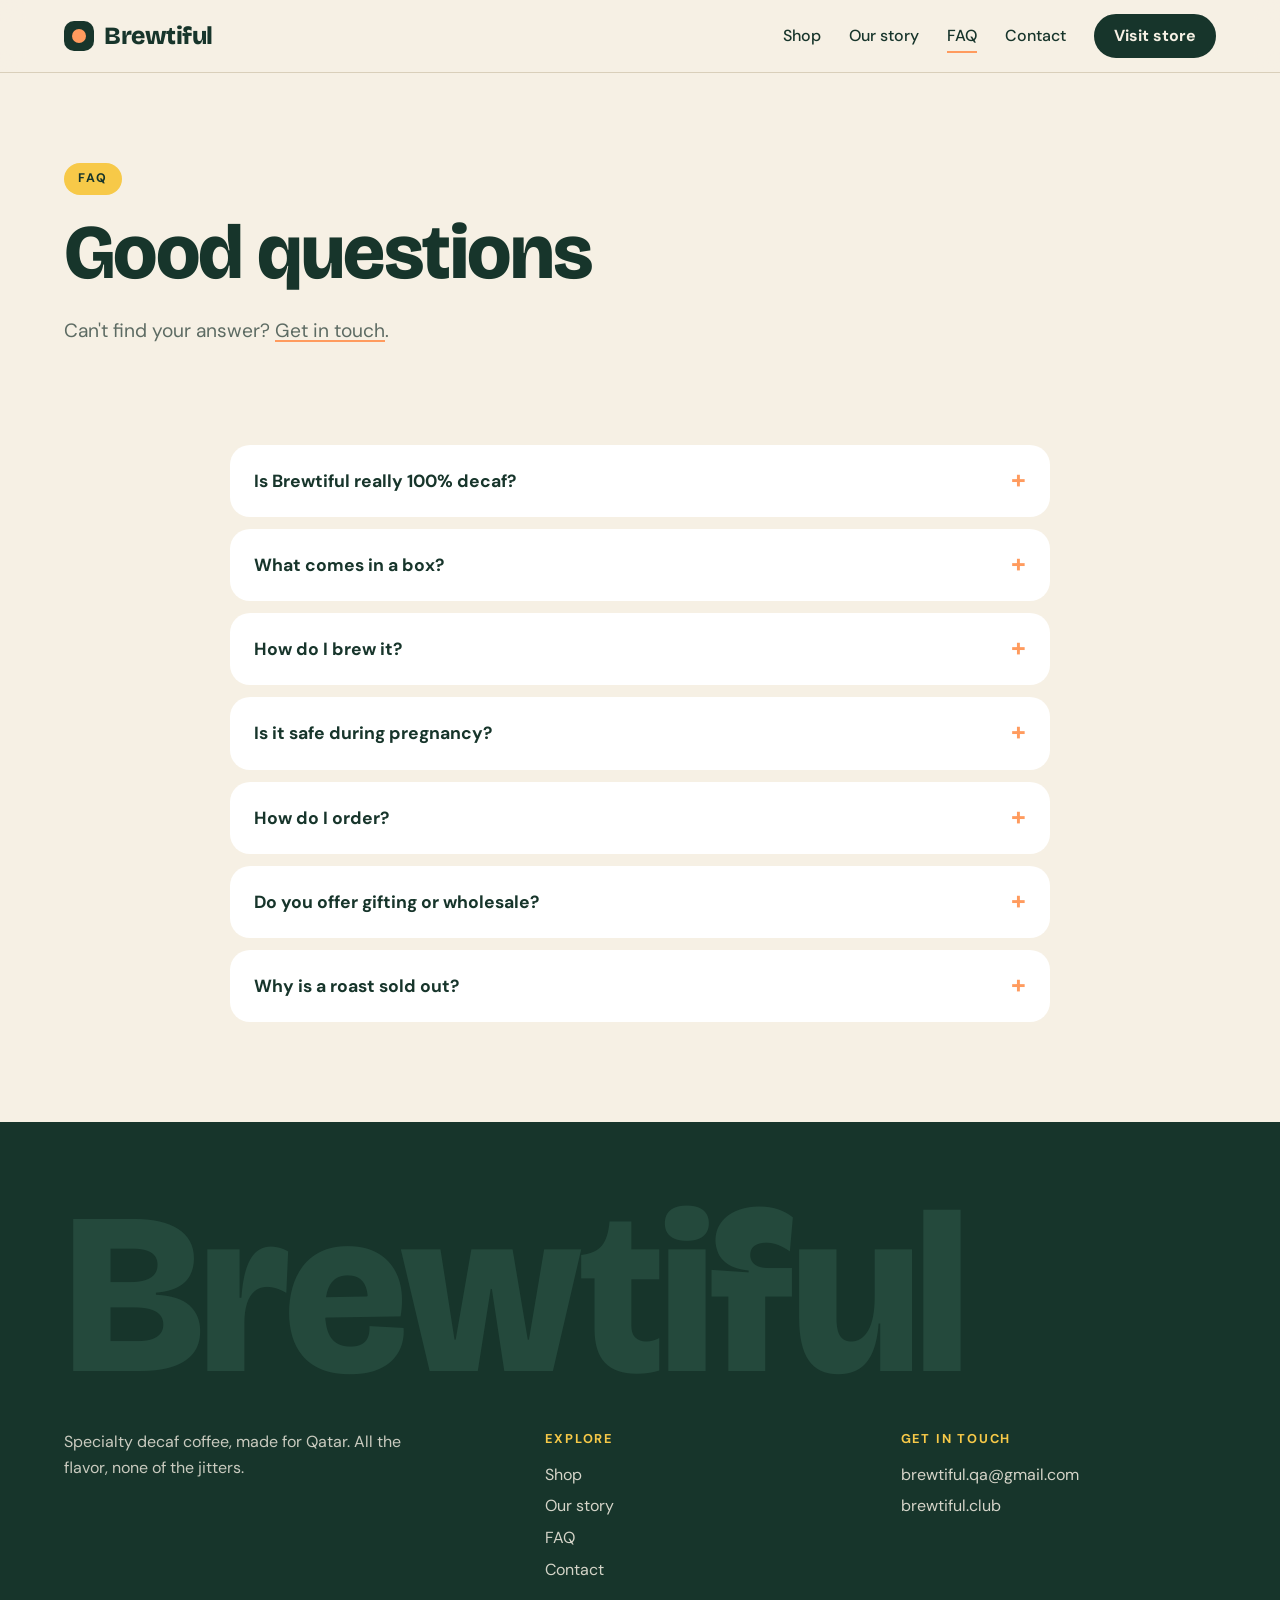
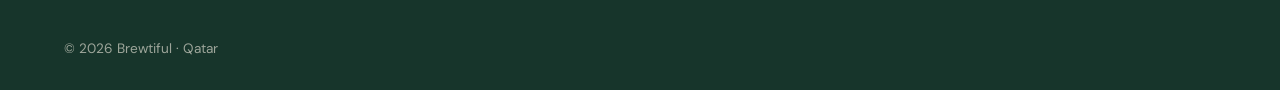
<file: faq.html>
<!doctype html>
<html lang="en">
<head>
<meta charset="utf-8">
<meta name="viewport" content="width=device-width, initial-scale=1">
<title>FAQ — Brewtiful</title>
<meta name="description" content="Answers about Brewtiful decaf coffee: what is in the box, how to brew, ordering and more.">
<meta property="og:title" content="FAQ — Brewtiful">
<meta property="og:description" content="Answers about Brewtiful decaf coffee: what is in the box, how to brew, ordering and more.">
<meta property="og:type" content="website">
<meta name="theme-color" content="#17352b">
<link rel="icon" href="data:image/svg+xml,%3Csvg xmlns='http://www.w3.org/2000/svg' viewBox='0 0 100 100'%3E%3Crect width='100' height='100' rx='28' fill='%2317352b'/%3E%3Ctext x='50' y='70' font-size='64' text-anchor='middle' fill='%23ff9b5e' font-family='Georgia' font-weight='700'%3EB%3C/text%3E%3C/svg%3E">
<link rel="preconnect" href="https://fonts.googleapis.com">
<link rel="preconnect" href="https://fonts.gstatic.com" crossorigin>
<link href="https://fonts.googleapis.com/css2?family=Bricolage+Grotesque:opsz,wght@12..96,500;12..96,700;12..96,800&family=DM+Sans:wght@400;500;700&display=swap" rel="stylesheet">
<link rel="stylesheet" href="styles.css">
</head>
<body class="">
<a class="skip" href="#main">Skip to content</a>
<header class="nav">
  <a class="logo" href="index.html"><i aria-hidden="true"></i>Brewtiful</a>
  <button class="menu-btn" aria-label="Toggle menu" aria-expanded="false" aria-controls="menu"><i></i><i></i></button>
  <nav id="menu"><a href="shop.html">Shop</a><a href="about.html">Our story</a><a href="faq.html" aria-current="page">FAQ</a><a href="contact.html">Contact</a><a class="btn small" href="https://brewtiful.club" target="_blank" rel="noopener">Visit store</a></nav>
</header>
<main id="main">

<section class="page-hero"><p class="eyebrow">FAQ</p><h1>Good questions</h1><p class="lead">Can't find your answer? <a class="ul" href="contact.html">Get in touch</a>.</p></section>
<section class="section tight"><div class="faq narrow" id="faq-all"></div></section>
</main>
<footer class="site-foot">
  <p class="big-word" aria-hidden="true">Brewtiful</p>
  <div class="foot-grid">
    <div><p>Specialty decaf coffee, made for Qatar. All the flavor, none of the jitters.</p></div>
    <div><h4>Explore</h4><a href="shop.html">Shop</a><a href="about.html">Our story</a><a href="faq.html">FAQ</a><a href="contact.html">Contact</a></div>
    <div><h4>Get in touch</h4><a href="mailto:brewtiful.qa@gmail.com">brewtiful.qa@gmail.com</a><a href="https://brewtiful.club" target="_blank" rel="noopener">brewtiful.club</a></div>
  </div>
  <p class="copy">© <span id="year">2026</span> Brewtiful · Qatar</p>
</footer>
<script src="script.js"></script>
</body>
</html>
</file>
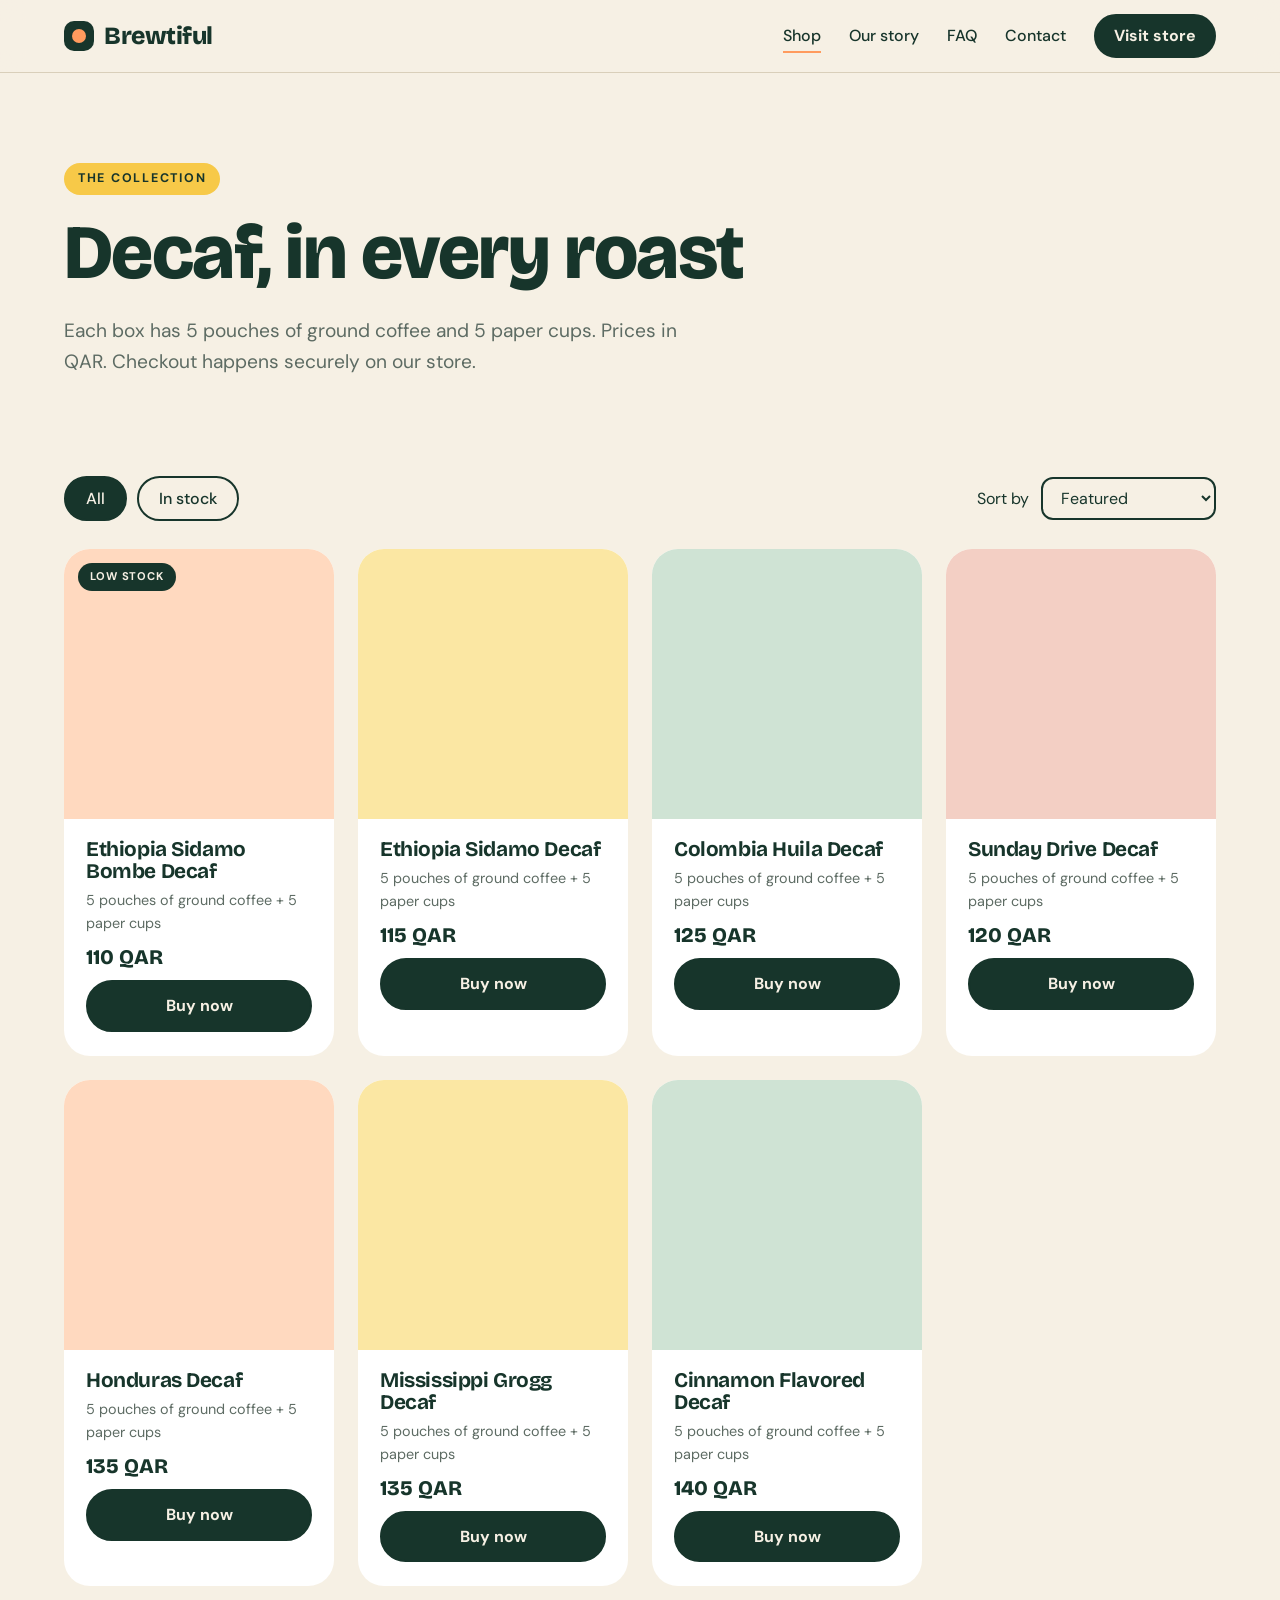
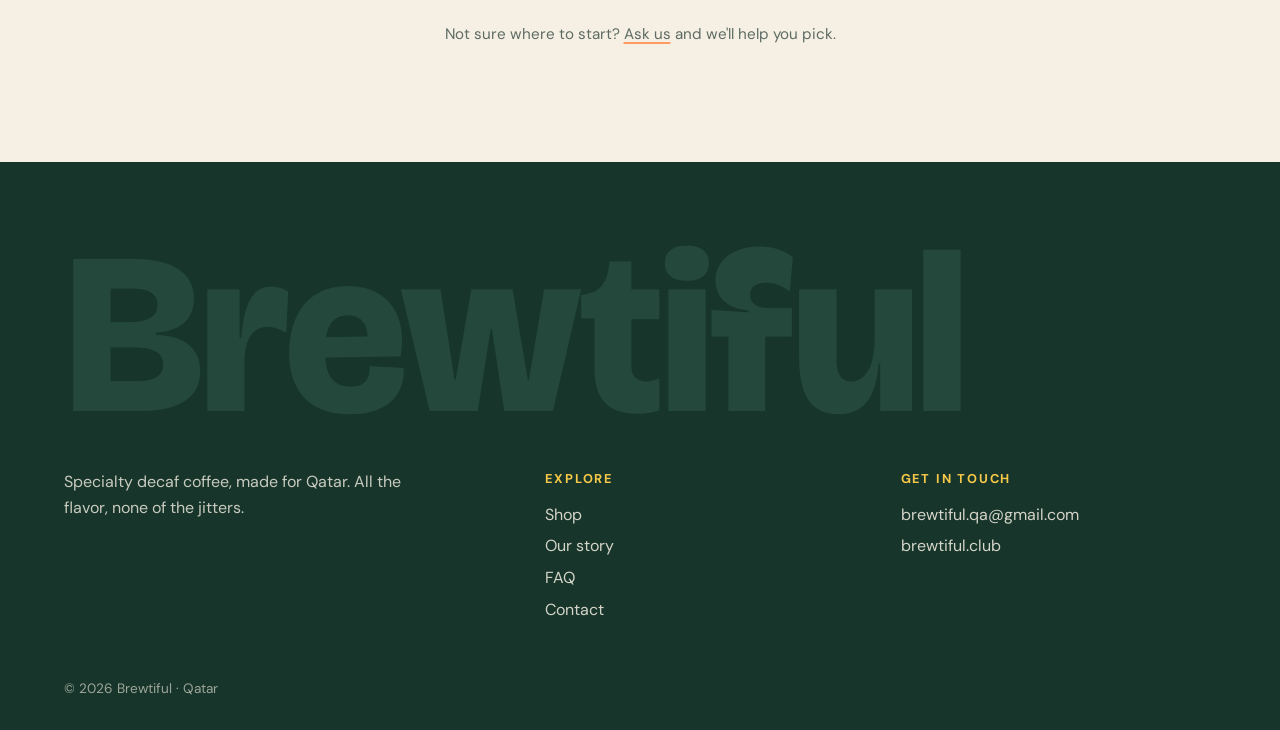
<file: shop.html>
<!doctype html>
<html lang="en">
<head>
<meta charset="utf-8">
<meta name="viewport" content="width=device-width, initial-scale=1">
<title>Shop decaf coffee — Brewtiful</title>
<meta name="description" content="Browse the Brewtiful decaf collection: single-origin and blended roasts, 5 pouches and 5 paper cups per box.">
<meta property="og:title" content="Shop decaf coffee — Brewtiful">
<meta property="og:description" content="Browse the Brewtiful decaf collection: single-origin and blended roasts, 5 pouches and 5 paper cups per box.">
<meta property="og:type" content="website">
<meta name="theme-color" content="#17352b">
<link rel="icon" href="data:image/svg+xml,%3Csvg xmlns='http://www.w3.org/2000/svg' viewBox='0 0 100 100'%3E%3Crect width='100' height='100' rx='28' fill='%2317352b'/%3E%3Ctext x='50' y='70' font-size='64' text-anchor='middle' fill='%23ff9b5e' font-family='Georgia' font-weight='700'%3EB%3C/text%3E%3C/svg%3E">
<link rel="preconnect" href="https://fonts.googleapis.com">
<link rel="preconnect" href="https://fonts.gstatic.com" crossorigin>
<link href="https://fonts.googleapis.com/css2?family=Bricolage+Grotesque:opsz,wght@12..96,500;12..96,700;12..96,800&family=DM+Sans:wght@400;500;700&display=swap" rel="stylesheet">
<link rel="stylesheet" href="styles.css">
</head>
<body class="">
<a class="skip" href="#main">Skip to content</a>
<header class="nav">
  <a class="logo" href="index.html"><i aria-hidden="true"></i>Brewtiful</a>
  <button class="menu-btn" aria-label="Toggle menu" aria-expanded="false" aria-controls="menu"><i></i><i></i></button>
  <nav id="menu"><a href="shop.html" aria-current="page">Shop</a><a href="about.html">Our story</a><a href="faq.html">FAQ</a><a href="contact.html">Contact</a><a class="btn small" href="https://brewtiful.club" target="_blank" rel="noopener">Visit store</a></nav>
</header>
<main id="main">

<section class="page-hero"><p class="eyebrow">The collection</p><h1>Decaf, in every roast</h1><p class="lead">Each box has 5 pouches of ground coffee and 5 paper cups. Prices in QAR. Checkout happens securely on our store.</p></section>
<section class="section tight">
  <div class="toolbar">
    <div class="chips" role="group" aria-label="Filter"><button class="chip on" data-filter="all">All</button><button class="chip" data-filter="in">In stock</button></div>
    <label class="sort">Sort by <select id="sort"><option value="default">Featured</option><option value="low">Price: low to high</option><option value="high">Price: high to low</option><option value="az">Name A–Z</option></select></label>
  </div>
  <div class="cards" id="products"></div>
  <p class="note center-text">Not sure where to start? <a class="ul" href="contact.html">Ask us</a> and we'll help you pick.</p>
</section>
</main>
<footer class="site-foot">
  <p class="big-word" aria-hidden="true">Brewtiful</p>
  <div class="foot-grid">
    <div><p>Specialty decaf coffee, made for Qatar. All the flavor, none of the jitters.</p></div>
    <div><h4>Explore</h4><a href="shop.html">Shop</a><a href="about.html">Our story</a><a href="faq.html">FAQ</a><a href="contact.html">Contact</a></div>
    <div><h4>Get in touch</h4><a href="mailto:brewtiful.qa@gmail.com">brewtiful.qa@gmail.com</a><a href="https://brewtiful.club" target="_blank" rel="noopener">brewtiful.club</a></div>
  </div>
  <p class="copy">© <span id="year">2026</span> Brewtiful · Qatar</p>
</footer>
<script src="script.js"></script>
</body>
</html>
</file>
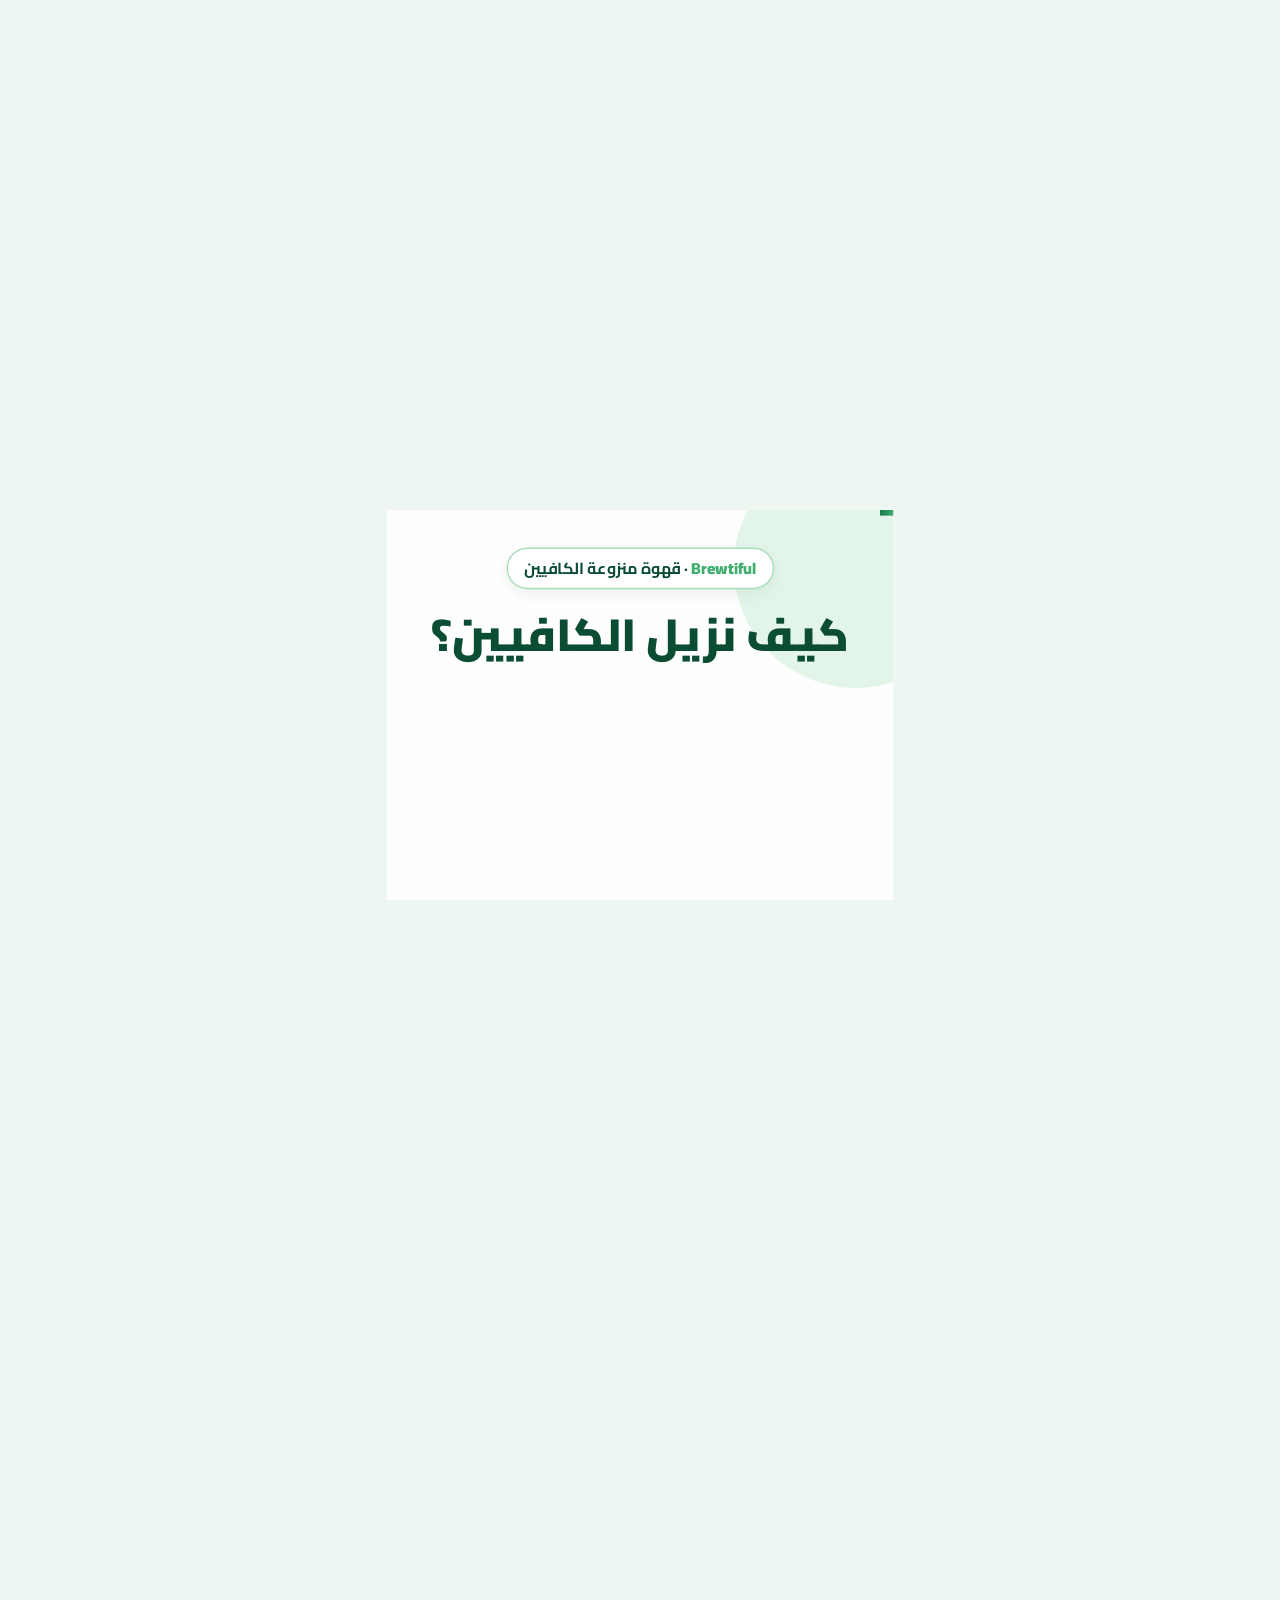
<file: swiss-water.html>
<!DOCTYPE html>
<html lang="ar" dir="rtl">
<head>
<meta charset="UTF-8">
<meta name="viewport" content="width=device-width, initial-scale=1">
<title>Brewtiful | طريقة سويس ووتر</title>
<meta name="description" content="فيديو ثلاثي الأبعاد يشرح طريقة سويس ووتر لإزالة الكافيين بالماء فقط، وهي الطريقة المعتمدة في Brewtiful">
<style>
@font-face{font-family:Cairo;font-weight:500;src:url(fonts/Cairo-500.ttf) format('truetype')}
@font-face{font-family:Cairo;font-weight:700;src:url(fonts/Cairo-700.ttf) format('truetype')}
@font-face{font-family:Cairo;font-weight:900;src:url(fonts/Cairo-900.ttf) format('truetype')}
:root{--g800:#0b4d32;--g600:#16794a;--g400:#3fae6e;--g200:#a8dfbb;--g100:#e3f5e9}
*{box-sizing:border-box;margin:0}
html,body{height:100%;background:#eef6f1;overflow:hidden}
body{display:grid;place-items:center;font-family:Cairo,sans-serif;color:var(--g800)}
#frame{position:relative;width:1080px;height:1920px;flex:none;overflow:hidden;transform-origin:center;background:#fefefe}
.bokeh{position:absolute;border-radius:50%;background:var(--g100)}
.progress{position:absolute;top:0;inset-inline:0;height:12px;background:linear-gradient(270deg,var(--g400),var(--g600));transform-origin:right;transform:scaleX(0);z-index:9}
.brand{position:absolute;top:80px;inset-inline:0;text-align:center;z-index:9}
.brand span{display:inline-block;padding:10px 34px;border:3px solid var(--g200);background:#fff;border-radius:999px;font-weight:700;font-size:34px;box-shadow:0 10px 30px rgba(11,77,50,.08)}
.brand b{font-weight:900;color:var(--g400)}
.scene{position:absolute;inset:0;opacity:0}
.art{position:absolute;left:50%;top:50%;width:940px;height:1680px;margin:-840px 0 0 -470px}
.art img{width:100%;height:100%;mix-blend-mode:multiply;display:block}
.fx{position:absolute;inset:0;pointer-events:none}
.top{position:absolute;top:200px;inset-inline:60px;text-align:center}
.pill{display:inline-block;background:var(--g600);color:#fff;font-weight:900;font-size:36px;padding:6px 32px;border-radius:999px;box-shadow:0 10px 24px rgba(22,121,74,.25)}
h2{font-size:92px;font-weight:900;line-height:1.2;margin-top:8px;white-space:nowrap}
.bot{position:absolute;top:1560px;inset-inline:70px;text-align:center;font-size:50px;font-weight:700;color:var(--g400);line-height:1.45}
.big{font-size:140px;font-weight:900;color:var(--g800);line-height:1}
.end{position:absolute;top:1430px;inset-inline:0;text-align:center}
.end h1{font-size:190px;font-weight:900;line-height:1;direction:ltr}.end h1 em{font-style:normal;color:var(--g400)}
.end p{font-size:46px;font-weight:700;margin-top:16px}
.chips{display:flex;justify-content:center;gap:20px;margin-top:24px}
.chips span{background:var(--g600);color:#fff;font-size:40px;font-weight:900;padding:8px 34px;border-radius:999px}
.reel .brand{top:170px}.reel .top{top:270px}.reel h2{font-size:80px}
.reel .art{zoom:.86}.reel .bot{top:1440px;inset-inline:60px 150px;font-size:44px}.reel .end{top:1300px}.reel .end h1{font-size:160px}
</style>
</head>
<body>
<div id="frame">
  <div class="bokeh" style="width:520px;height:520px;top:-140px;right:-180px"></div>
  <div class="bokeh" style="width:420px;height:420px;bottom:-120px;left:-160px"></div>
  <div class="progress"></div>
  <div class="brand"><span><b dir="ltr">Brewtiful</b> · قهوة منزوعة الكافيين</span></div>

  <section class="scene" data-s="0" data-e="4" data-img="1" data-intro>
    <div class="top"><h2 style="font-size:96px">كيف نزيل الكافيين؟</h2></div>
    <div class="bot">بطريقة سويس ووتر… بالماء فقط</div>
  </section>
  <section class="scene" data-s="3.6" data-e="8.4" data-img="1">
    <div class="top"><span class="pill">الخطوة ١</span><h2>حبوب خضراء</h2></div>
    <div class="bot">نبدأ بحبوب القهوة قبل التحميص</div>
  </section>
  <section class="scene" data-s="8" data-e="12.8" data-img="2" data-fx="bubbles">
    <div class="top"><span class="pill">الخطوة ٢</span><h2>نقع بالماء</h2></div>
    <div class="bot">ماء نقي ودافئ يرطّب الحبوب</div>
  </section>
  <section class="scene" data-s="12.4" data-e="17.2" data-img="3" data-fx="caffeine">
    <div class="top"><span class="pill">الخطوة ٣</span><h2 style="font-size:76px">مستخلص القهوة الخضراء</h2></div>
    <div class="bot">يطلع الكافيين من الحبة… وتبقى النكهة</div>
  </section>
  <section class="scene" data-s="16.8" data-e="21.6" data-img="4" data-fx="trap" data-k=".8">
    <div class="top"><span class="pill">الخطوة ٤</span><h2>فلتر الكربون</h2></div>
    <div class="bot">يلتقط الكافيين ويرجع المستخلص نظيف</div>
  </section>
  <section class="scene" data-s="21.2" data-e="26.6" data-img="5">
    <div class="top"><span class="pill">الخطوة ٥</span><h2>الدورة تتكرر</h2></div>
    <div class="bot"><div class="big" id="num">٠٪</div>خالية من الكافيين · حوالي ١٠ ساعات</div>
  </section>
  <section class="scene" data-s="26.2" data-e="31" data-img="6" data-fx="steam">
    <div class="top"><span class="pill">الخطوة ٦</span><h2>تجفيف وتحميص</h2></div>
    <div class="bot">بنفس النكهة الكاملة</div>
  </section>
  <section class="scene" data-s="30.6" data-e="38" data-img="7" data-fx="sparks" data-last>
    <div class="top"><h2>وهذه طريقتنا في</h2></div>
    <div class="end"><h1>Brew<em>tiful</em></h1><p>قهوتنا منزوعة الكافيين بطريقة سويس ووتر</p>
      <div class="chips"><span>١٠٠٪ ماء</span><span>بدون كيميائيات</span></div></div>
  </section>
</div>

<script>
const D = 38, EASE = 'cubic-bezier(.2,.8,.2,1)';
const $ = (s, r = document) => r.querySelector(s), $$ = (s, r = document) => [...r.querySelectorAll(s)];
const ar = s => String(s).replace(/\d/g, d => '٠١٢٣٤٥٦٧٨٩'[d]).replace('.', '٫');
let seed = 5; const rnd = (a, b) => a + (b - a) * ((seed = (seed * 9301 + 49297) % 233280) / 233280);
if (/reel/.test(location.search)) $('#frame').classList.add('reel');
function anim(e, kf, start, dur, o = {}) {
  return e.animate(kf, { delay: start * 1000, duration: dur * 1000, fill: o.fill || 'both', easing: o.ease || EASE, iterations: o.iter || 1, direction: o.dir || 'normal' });
}
const k = t => Math.min(1, Math.max(0, t / D));
function dot(parent, css) { const d = document.createElement('i'); d.style.cssText = 'position:absolute;border-radius:50%;' + css; parent.appendChild(d); return d; }

$$('.scene').forEach((sc, idx) => {
  const S = +sc.dataset.s, E = +sc.dataset.e, last = 'last' in sc.dataset, intro = 'intro' in sc.dataset;
  // artwork
  const art = document.createElement('div'); art.className = 'art';
  if (sc.dataset.k) art.style.transform = `scale(${sc.dataset.k})`;
  art.innerHTML = `<img src="media/swiss-3d/${sc.dataset.img}.jpg" alt="">`; sc.prepend(art);
  const img = art.firstChild;
  // visibility window (cross-fades overlap by .4s)
  anim(sc, [{ opacity: 0, offset: 0 }, { opacity: 0, offset: k(S) }, { opacity: 1, offset: k(S + .45) },
    { opacity: 1, offset: k(last ? D : E - .4) }, { opacity: last ? 1 : 0, offset: k(E) }, { opacity: last ? 1 : 0, offset: 1 }], 0, D, { ease: 'linear' });
  sc.style.zIndex = idx + 1;
  // entry: circular reveal + settle; slow push-in while on screen
  if (!intro && idx !== 1) anim(sc, [{ clipPath: 'circle(0% at 50% 52%)' }, { clipPath: 'circle(80% at 50% 52%)' }], S, .9, { ease: 'cubic-bezier(.7,0,.2,1)' });
  const scale0 = intro ? .62 : idx === 1 ? .62 : 1.14, y0 = intro ? 220 : idx === 1 ? 220 : 0;
  anim(img, [{ transform: `translateY(${y0}px) scale(${scale0})` }, { transform: 'translateY(0) scale(1)', offset: intro ? .01 : .22 }, { transform: 'translateY(0) scale(1.07)' }],
    S, (E - S) + .2, { ease: 'ease-out' });
  if (intro) anim(img, [{ transform: `translateY(260px) scale(.5)`, opacity: 0 }, { transform: `translateY(220px) scale(.62)`, opacity: 1 }], 0, 1.2);
  const kk = sc.dataset.k || 1; anim(art, [{ transform: `translateY(-10px) scale(${kk})` }, { transform: `translateY(10px) scale(${kk})` }], S, 2, { iter: Infinity, dir: 'alternate', ease: 'ease-in-out' });
  // text
  const pill = $('.pill', sc); if (pill) anim(pill, [{ opacity: 0, transform: 'scale(.3)' }, { opacity: 1, transform: 'scale(1)' }], S + .3, .6);
  anim($('h2', sc), [{ opacity: 0, transform: 'translateY(60px)' }, { opacity: 1, transform: 'none' }], S + (intro ? .3 : .45), .8);
  const bot = $('.bot', sc); if (bot) anim(bot, [{ opacity: 0, transform: 'translateY(40px)' }, { opacity: 1, transform: 'none' }], S + (intro ? .8 : .8), .8);
  if (idx === 1) { // intro → step 1: art is already in place, no reveal
    anim(img, [{ transform: 'translateY(220px) scale(.62)' }, { transform: 'translateY(0) scale(1)' }], S, 1.1, { ease: 'cubic-bezier(.65,0,.35,1)' });
    anim(img, [{ transform: 'scale(1)' }, { transform: 'scale(1.06)' }], S + 1.1, E - S - 1, { fill: 'forwards' });
  }
  // effects layer
  const fx = document.createElement('div'); fx.className = 'fx'; sc.appendChild(fx);
  const f = sc.dataset.fx;
  if (f === 'bubbles') for (let i = 0; i < 16; i++) { const d = dot(fx, `left:${rnd(330, 750)}px;top:${rnd(1150, 1250)}px;width:${rnd(14, 26)}px;height:${rnd(14, 26)}px;border:4px solid #fff;background:rgba(255,255,255,.35);box-shadow:0 0 0 2px rgba(63,174,110,.35)`);
    anim(d, [{ transform: 'translateY(0)', opacity: 0 }, { opacity: 1, offset: .2 }, { transform: 'translateY(-330px)', opacity: 0 }], S + .6 + i * .22, 2, { iter: Infinity, ease: 'ease-in' }); }
  if (f === 'caffeine') for (let i = 0; i < 18; i++) { const x = rnd(380, 700), d = dot(fx, `left:${x}px;top:${rnd(950, 1180)}px;width:22px;height:22px;background:#fff;box-shadow:0 2px 8px rgba(11,77,50,.35)`);
    anim(d, [{ transform: 'translate(0,0) scale(.2)', opacity: 0 }, { opacity: 1, offset: .2 }, { transform: `translate(${rnd(-60, 60)}px,-${rnd(380, 520)}px) scale(1)`, opacity: 0 }], S + .7 + i * .2, 2.6, { iter: Infinity, ease: 'ease-out' }); }
  if (f === 'trap') for (let i = 0; i < 14; i++) { const d = dot(fx, `left:${rnd(470, 600)}px;top:560px;width:20px;height:20px;background:#fff;box-shadow:0 2px 8px rgba(11,77,50,.4)`);
    anim(d, [{ transform: 'translateY(-60px)', opacity: 0 }, { opacity: 1, offset: .15 }, { transform: `translateY(${rnd(250, 560)}px)`, opacity: 1 }], S + .8 + i * .22, 1.8, { ease: 'ease-in-out' }); }
  if (f === 'steam') for (let i = 0; i < 10; i++) { const d = dot(fx, `left:${rnd(560, 680)}px;top:${rnd(760, 820)}px;width:${rnd(30, 50)}px;height:${rnd(30, 50)}px;background:rgba(255,255,255,.9);filter:blur(8px)`);
    anim(d, [{ transform: 'translateY(0) scale(.6)', opacity: 0 }, { opacity: .9, offset: .3 }, { transform: 'translateY(-220px) scale(1.6)', opacity: 0 }], S + .5 + i * .3, 2.2, { iter: Infinity, ease: 'ease-out' }); }
  if (f === 'sparks') for (let i = 0; i < 10; i++) { const d = dot(fx, `left:${rnd(150, 900)}px;top:${rnd(560, 1300)}px;width:26px;height:26px;border-radius:4px;background:${i % 2 ? '#a8dfbb' : '#3fae6e'};clip-path:polygon(50% 0,62% 38%,100% 50%,62% 62%,50% 100%,38% 62%,0 50%,38% 38%)`);
    anim(d, [{ transform: 'scale(0) rotate(0)', opacity: 0 }, { transform: 'scale(1.2) rotate(45deg)', opacity: 1, offset: .5 }, { transform: 'scale(0) rotate(90deg)', opacity: 0 }], S + 1 + i * .25, 1.6, { iter: Infinity, ease: 'ease-in-out' }); }
  if (last) {
    anim($('.end h1', sc), [{ opacity: 0, transform: 'translateY(60px) scale(.9)' }, { opacity: 1, transform: 'none' }], S + 1, .9);
    anim($('.end p', sc), [{ opacity: 0, transform: 'translateY(40px)' }, { opacity: 1, transform: 'none' }], S + 1.5, .8);
    $$('.chips span', sc).forEach((c, i) => anim(c, [{ opacity: 0, transform: 'scale(.3)' }, { opacity: 1, transform: 'scale(1)' }], S + 2 + i * .25, .6));
    art.style.top = '43%';
  }
});
$$('.bokeh').forEach((b, i) => anim(b, [{ transform: 'translate(0,0) scale(1)' }, { transform: `translate(${i ? 70 : -70}px,60px) scale(1.2)` }], 0, 6, { iter: Infinity, dir: 'alternate', ease: 'ease-in-out' }));
anim($('.progress'), [{ transform: 'scaleX(0)' }, { transform: 'scaleX(1)' }], 0, D, { ease: 'linear' });

const num = $('#num');
function setTime(t) {
  document.getAnimations().forEach(a => { a.pause(); a.currentTime = t * 1000; });
  const p = Math.min(1, Math.max(0, (t - 22.2) / 3.4)), v = 99.9 * (1 - Math.pow(1 - p, 3));
  num.textContent = ar(p >= 1 ? '99.9' : v.toFixed(1)) + '٪';
}
window.setTime = setTime; window.DURATION = D;

const frame = $('#frame');
function fit() { const s = Math.min(innerWidth / 1080, innerHeight / 1920); frame.style.transform = `scale(${s})`; }
const ready = Promise.all([document.fonts.ready, ...$$('img').map(i => i.decode().catch(() => {}))]);
window.ready = ready;
if (!/render/.test(location.search)) {
  fit(); addEventListener('resize', fit);
  ready.then(() => { const t0 = performance.now();
    (function loop() { setTime(((performance.now() - t0) / 1000) % D); requestAnimationFrame(loop); })(); });
} else setTime(0);
</script>
</body>
</html>
</file>
<file: styles.css>
:root{--cream:#f6f0e4;--tint:#ece3d0;--green:#17352b;--green-2:#24493c;--apricot:#ff9b5e;--sun:#f7c948;--muted:#5d6b63;--line:#d9cfba;--r:26px;--ease:cubic-bezier(.2,.8,.2,1)}
*{box-sizing:border-box}
html{scroll-behavior:smooth}
body{margin:0;font-family:'DM Sans',system-ui,sans-serif;background:var(--cream);color:var(--green);line-height:1.6;overflow-x:hidden}
h1,h2,h3,.logo,.big-word,.tile strong,.track,.statement{font-family:'Bricolage Grotesque','DM Sans',system-ui,sans-serif;line-height:1.05;letter-spacing:-.02em}
a{color:inherit;text-decoration:none}
.ul{text-decoration:underline;text-underline-offset:3px;text-decoration-color:var(--apricot);text-decoration-thickness:2px}
.skip{position:absolute;left:-999px;top:8px;background:var(--green);color:#fff;padding:8px 14px;border-radius:8px;z-index:50}
.skip:focus{left:8px}
:focus-visible{outline:3px solid var(--apricot);outline-offset:3px}

/* nav */
.nav{position:sticky;top:0;z-index:20;display:flex;justify-content:space-between;align-items:center;padding:14px 5vw;background:rgba(246,240,228,.88);backdrop-filter:blur(12px);border-bottom:1px solid var(--line)}
.logo{display:flex;align-items:center;gap:10px;font-size:1.55rem;font-weight:800}
.logo i{width:30px;height:30px;border-radius:10px;background:var(--green);position:relative}
.logo i::after{content:"";position:absolute;inset:8px 8px 8px 8px;border-radius:50%;background:var(--apricot)}
nav{display:flex;gap:28px;align-items:center;font-weight:500}
nav a:not(.btn){position:relative;padding:4px 0}
nav a:not(.btn)::after{content:"";position:absolute;left:0;bottom:0;height:2px;width:100%;background:var(--apricot);transform:scaleX(0);transform-origin:right;transition:transform .35s var(--ease)}
nav a:not(.btn):hover::after,nav a[aria-current]::after{transform:scaleX(1);transform-origin:left}
.menu-btn{display:none;background:none;border:0;width:40px;height:40px;cursor:pointer;position:relative}
.menu-btn i{position:absolute;left:8px;right:8px;height:2px;background:var(--green);transition:transform .3s var(--ease)}
.menu-btn i:first-child{top:15px}.menu-btn i:last-child{top:23px}
.menu-btn[aria-expanded=true] i:first-child{transform:translateY(4px) rotate(45deg)}
.menu-btn[aria-expanded=true] i:last-child{transform:translateY(-4px) rotate(-45deg)}

/* buttons */
.btn{display:inline-flex;align-items:center;justify-content:center;background:var(--green);color:var(--cream);padding:11px 24px;border-radius:999px;border:2px solid var(--green);font:inherit;font-weight:700;cursor:pointer;transition:transform .25s var(--ease),background .2s,color .2s,box-shadow .25s}
.btn:hover{background:var(--apricot);border-color:var(--apricot);color:var(--green);transform:translateY(-2px);box-shadow:0 12px 24px rgba(23,53,43,.18)}
.btn.small{padding:7px 18px}.btn.big{padding:15px 32px;font-size:1.05rem}
.btn.ghost{background:transparent;color:var(--green)}
.btn.ghost:hover{background:var(--green);border-color:var(--green);color:var(--cream)}
.btn.soldout{background:var(--tint);border-color:var(--tint);color:var(--muted);pointer-events:none}

/* reveal */
.js .reveal{opacity:0;transform:translateY(26px);transition:opacity .8s var(--ease) var(--d,0s),transform .8s var(--ease) var(--d,0s)}
.js .reveal.in{opacity:1;transform:none}

/* hero */
.hero{position:relative;display:grid;grid-template-columns:1.1fr 1fr;gap:48px;align-items:center;padding:70px 5vw 90px;min-height:84vh}
.eyebrow{display:inline-block;text-transform:uppercase;letter-spacing:.14em;font-size:.78rem;font-weight:700;color:var(--green);background:var(--sun);padding:6px 14px;border-radius:999px;margin:0 0 18px}
h1{font-size:clamp(2.8rem,6.6vw,5.8rem);font-weight:800;margin:0 0 .3em}
h1 em{font-style:normal;color:var(--apricot)}
.hero h1{animation:rise .9s var(--ease) both}
.hero-text>*:not(h1){animation:rise .9s var(--ease) both}
.hero-text .lead{animation-delay:.15s}.hero-text .cta{animation-delay:.25s}.hero-text .proof{animation-delay:.35s}
@keyframes rise{from{opacity:0;transform:translateY(24px)}}
.lead{font-size:1.2rem;color:var(--muted);max-width:34em;margin:0 0 28px}
.cta{display:flex;gap:14px;flex-wrap:wrap}
.proof{list-style:none;display:flex;gap:28px;flex-wrap:wrap;padding:0;margin:40px 0 0;color:var(--muted);font-size:.95rem}
.proof b{font-family:'Bricolage Grotesque';font-size:1.8rem;color:var(--green);margin-right:4px}
.hero-art{position:relative;height:min(520px,60vw);width:100%}
.hero-art .pk{position:absolute;width:48%;aspect-ratio:3/4;border-radius:var(--r);background:var(--c,var(--apricot));display:grid;place-items:center;overflow:hidden;box-shadow:0 30px 50px rgba(23,53,43,.22);animation:bob 6s ease-in-out infinite}
.hero-art .pk img{width:100%;height:100%;object-fit:cover}
.hero-art .pk:nth-child(1){left:2%;top:10%;--c:var(--apricot);transform:rotate(-7deg)}
.hero-art .pk:nth-child(2){right:2%;top:0;--c:var(--sun);transform:rotate(6deg);animation-delay:-2s}
.hero-art .pk:nth-child(3){left:26%;bottom:0;--c:var(--green-2);transform:rotate(-1deg);animation-delay:-4s;z-index:2}
@keyframes bob{50%{translate:0 -12px}}
.initial{font-family:'Bricolage Grotesque';font-weight:800;font-size:4rem;color:var(--green);opacity:.5}
.seal{position:absolute;right:4vw;bottom:36px;width:112px;height:112px;background:var(--green);color:var(--cream);border-radius:50%;display:grid;place-items:center;z-index:3}
.seal svg{position:absolute;inset:0;animation:spin 18s linear infinite}
.seal text{font-size:10.5px;font-weight:700;letter-spacing:.12em;fill:var(--cream)}
.seal span{font-size:1.8rem;color:var(--sun)}
@keyframes spin{to{transform:rotate(360deg)}}

/* marquee */
.marquee{background:var(--apricot);color:var(--green);overflow:hidden;white-space:nowrap;padding:16px 0;transform:rotate(-1deg);margin:0 -2vw}
.track{display:inline-flex;gap:30px;animation:marq 26s linear infinite;font-size:1.7rem;font-weight:800}
.track i{font-style:normal}
@keyframes marq{to{transform:translateX(-50%)}}
.marquee:hover .track{animation-play-state:paused}

/* sections */
.section{padding:100px 5vw}.section.tight{padding-top:30px}
.section.tint{background:var(--tint)}
.section.dark{background:var(--green);color:var(--cream);padding:120px 5vw}
.sec-head{display:flex;justify-content:space-between;align-items:flex-end;gap:20px;flex-wrap:wrap;margin-bottom:40px}
h2{font-size:clamp(2rem,4.4vw,3.4rem);font-weight:800;margin:0}
.statement{font-size:clamp(1.8rem,4.2vw,3.6rem);font-weight:700;max-width:20em;margin:0}
.statement em{font-style:normal;color:var(--apricot)}
.statement em+em{color:var(--sun)}
.page-hero{padding:90px 5vw 40px}
.page-hero.center{text-align:center;min-height:60vh;display:grid;place-content:center;justify-items:center}
.page-hero h1{font-size:clamp(2.6rem,6vw,5rem);max-width:14em}

/* cards */
.cards{display:grid;grid-template-columns:repeat(auto-fill,minmax(250px,1fr));gap:24px}
.card{position:relative;background:#fff;border-radius:var(--r);overflow:hidden;display:flex;flex-direction:column;transition:transform .35s var(--ease),box-shadow .35s}
.card:hover{transform:translateY(-6px);box-shadow:0 24px 40px rgba(23,53,43,.14)}
.card .img{aspect-ratio:1;background:var(--c,var(--tint));display:grid;place-items:center;overflow:hidden}
.card .img img{width:100%;height:100%;object-fit:cover;transition:transform .6s var(--ease)}
.card:hover .img img{transform:scale(1.06)}
.card:nth-child(4n+1){--c:#ffd9bf}.card:nth-child(4n+2){--c:#fbe7a3}.card:nth-child(4n+3){--c:#cfe3d4}.card:nth-child(4n){--c:#f3cfc4}
.card .body{padding:20px 22px 24px;display:flex;flex-direction:column;gap:6px;flex:1}
.card h3{margin:0;font-size:1.3rem}
.card p{margin:0;color:var(--muted);font-size:.9rem}
.card .foot{display:flex;justify-content:space-between;align-items:center;margin-top:auto;padding-top:14px}
.price{font-family:'Bricolage Grotesque';font-weight:800;font-size:1.3rem}
.badge{position:absolute;top:14px;left:14px;z-index:2;background:var(--green);color:var(--cream);font-size:.7rem;font-weight:700;letter-spacing:.08em;padding:5px 12px;border-radius:999px}
.badge.out{background:#8a3b2a}
.toolbar{display:flex;justify-content:space-between;align-items:center;gap:16px;flex-wrap:wrap;margin-bottom:28px}
.chips{display:flex;gap:10px}
.chip{font:inherit;font-weight:500;padding:8px 20px;border-radius:999px;border:2px solid var(--green);background:transparent;color:var(--green);cursor:pointer;transition:background .2s,color .2s}
.chip.on,.chip:hover{background:var(--green);color:var(--cream)}
.sort select{font:inherit;margin-left:8px;padding:8px 14px;border-radius:12px;border:2px solid var(--green);background:var(--cream);color:var(--green)}
.note{color:var(--muted);font-size:.95rem}.center-text{text-align:center;margin-top:36px}

/* bento */
.bento{display:grid;grid-template-columns:repeat(4,1fr);grid-auto-rows:minmax(190px,auto);gap:20px}
.bento.one{grid-template-columns:1fr 1fr}
.tile{border-radius:var(--r);padding:30px;display:flex;flex-direction:column;justify-content:flex-end}
.tile h3{font-size:1.6rem;margin:0 0 8px}.tile p{margin:0}
.tile strong{font-size:clamp(3rem,6vw,5rem);font-weight:800;line-height:1}
.t-big{grid-column:span 2;grid-row:span 2;background:var(--green);color:var(--cream)}
.t-big h3{font-size:clamp(2rem,3.4vw,3rem)}
.t-apricot{background:var(--apricot)}.t-sun{background:var(--sun)}.t-green{background:var(--green);color:var(--cream)}
.t-green .ul{text-decoration-color:var(--sun)}

/* steps & moments */
.steps{list-style:none;display:grid;grid-template-columns:repeat(3,1fr);gap:24px;padding:0;margin:0}
.steps li{background:var(--cream);border-radius:var(--r);padding:34px}
.steps span{display:grid;place-items:center;width:56px;height:56px;border-radius:50%;background:var(--green);color:var(--sun);font-family:'Bricolage Grotesque';font-weight:800;font-size:1.5rem;margin-bottom:18px}
.steps h3{font-size:1.8rem;margin:0 0 6px}.steps p{margin:0;color:var(--muted)}
.moments{display:grid;grid-template-columns:repeat(auto-fit,minmax(220px,1fr));gap:20px}
.moments>div{border:2px solid var(--green);border-radius:var(--r);padding:28px;transition:background .3s,transform .3s var(--ease)}
.moments>div:hover{background:#fff;transform:translateY(-4px) rotate(-.6deg)}
.moments span{font-size:2.2rem;display:block;margin-bottom:10px}
.moments h3{margin:0 0 6px;font-size:1.35rem}.moments p{margin:0;color:var(--muted)}

/* split / prose / faq / form */
.split{display:grid;grid-template-columns:1.2fr 1fr;gap:56px;align-items:start}
.prose p{color:var(--muted);font-size:1.1rem;max-width:34em}
.prose h2{margin-bottom:18px}
.faq{display:grid;gap:12px}.faq.narrow{max-width:820px;margin:0 auto}
details{background:#fff;border-radius:20px;padding:6px 24px;transition:background .2s}
.tint details{background:var(--cream)}
summary{cursor:pointer;font-weight:700;font-size:1.1rem;padding:16px 0;list-style:none;display:flex;justify-content:space-between;gap:16px}
summary::-webkit-details-marker{display:none}
summary::after{content:"+";font-size:1.6rem;line-height:1;color:var(--apricot);transition:transform .3s var(--ease)}
details[open] summary::after{transform:rotate(45deg)}
details p{margin:0 0 18px;color:var(--muted)}
.form{display:grid;gap:16px}
.form label{display:grid;gap:6px;font-weight:700;font-size:.95rem}
.form input,.form select,.form textarea{font:inherit;font-weight:400;padding:14px 16px;border-radius:16px;border:2px solid var(--line);background:#fff;color:var(--green)}
.form input:focus,.form select:focus,.form textarea:focus{outline:none;border-color:var(--apricot)}
.form .btn{justify-self:start}
.info{display:grid;gap:16px}.info .tile{min-height:130px}

/* cta + footer */
.cta-band{margin:40px 5vw 100px;background:var(--apricot);border-radius:40px;padding:80px 5vw;text-align:center}
.cta-band h2{margin-bottom:12px}.cta-band p{margin:0 0 28px;font-size:1.15rem}
.site-foot{background:var(--green);color:var(--cream);padding:70px 5vw 30px;overflow:hidden}
.big-word{font-size:clamp(4rem,18vw,15rem);font-weight:800;margin:0 0 30px;color:var(--green-2);line-height:.9;user-select:none}
.foot-grid{display:grid;grid-template-columns:1.4fr 1fr 1fr;gap:40px}
.foot-grid p{margin:0;max-width:24em;opacity:.8}
.foot-grid h4{margin:0 0 12px;color:var(--sun);font-size:.8rem;letter-spacing:.14em;text-transform:uppercase}
.foot-grid a{display:block;margin:6px 0;opacity:.85}.foot-grid a:hover{opacity:1;color:var(--apricot)}
.copy{margin:50px 0 0;opacity:.6;font-size:.85rem}

/* responsive */
@media(max-width:900px){
  .hero,.split{grid-template-columns:1fr}
  .hero{padding-top:40px;min-height:0}.hero-art{height:380px}
  .seal{width:92px;height:92px;bottom:auto;top:calc(100% - 70px)}
  .bento{grid-template-columns:1fr 1fr}.t-big{grid-column:span 2;grid-row:auto}
  .steps,.foot-grid{grid-template-columns:1fr}
  .section{padding:70px 5vw}.section.dark{padding:80px 5vw}
}
@media(max-width:760px){
  .menu-btn{display:block}
  nav{position:absolute;top:100%;left:0;right:0;flex-direction:column;align-items:flex-start;gap:6px;padding:16px 5vw 24px;background:var(--cream);border-bottom:1px solid var(--line);transform:translateY(-8px);opacity:0;visibility:hidden;transition:.3s var(--ease)}
  nav.open{transform:none;opacity:1;visibility:visible}
  nav a:not(.btn){padding:10px 0;font-size:1.2rem}
}
@media(max-width:480px){.bento{grid-template-columns:1fr}.t-big{grid-column:auto}.hero-art{height:320px}.proof{gap:16px}}
@media(prefers-reduced-motion:reduce){*,*::before,*::after{animation:none!important;transition:none!important}.js .reveal{opacity:1;transform:none}}
</file>
